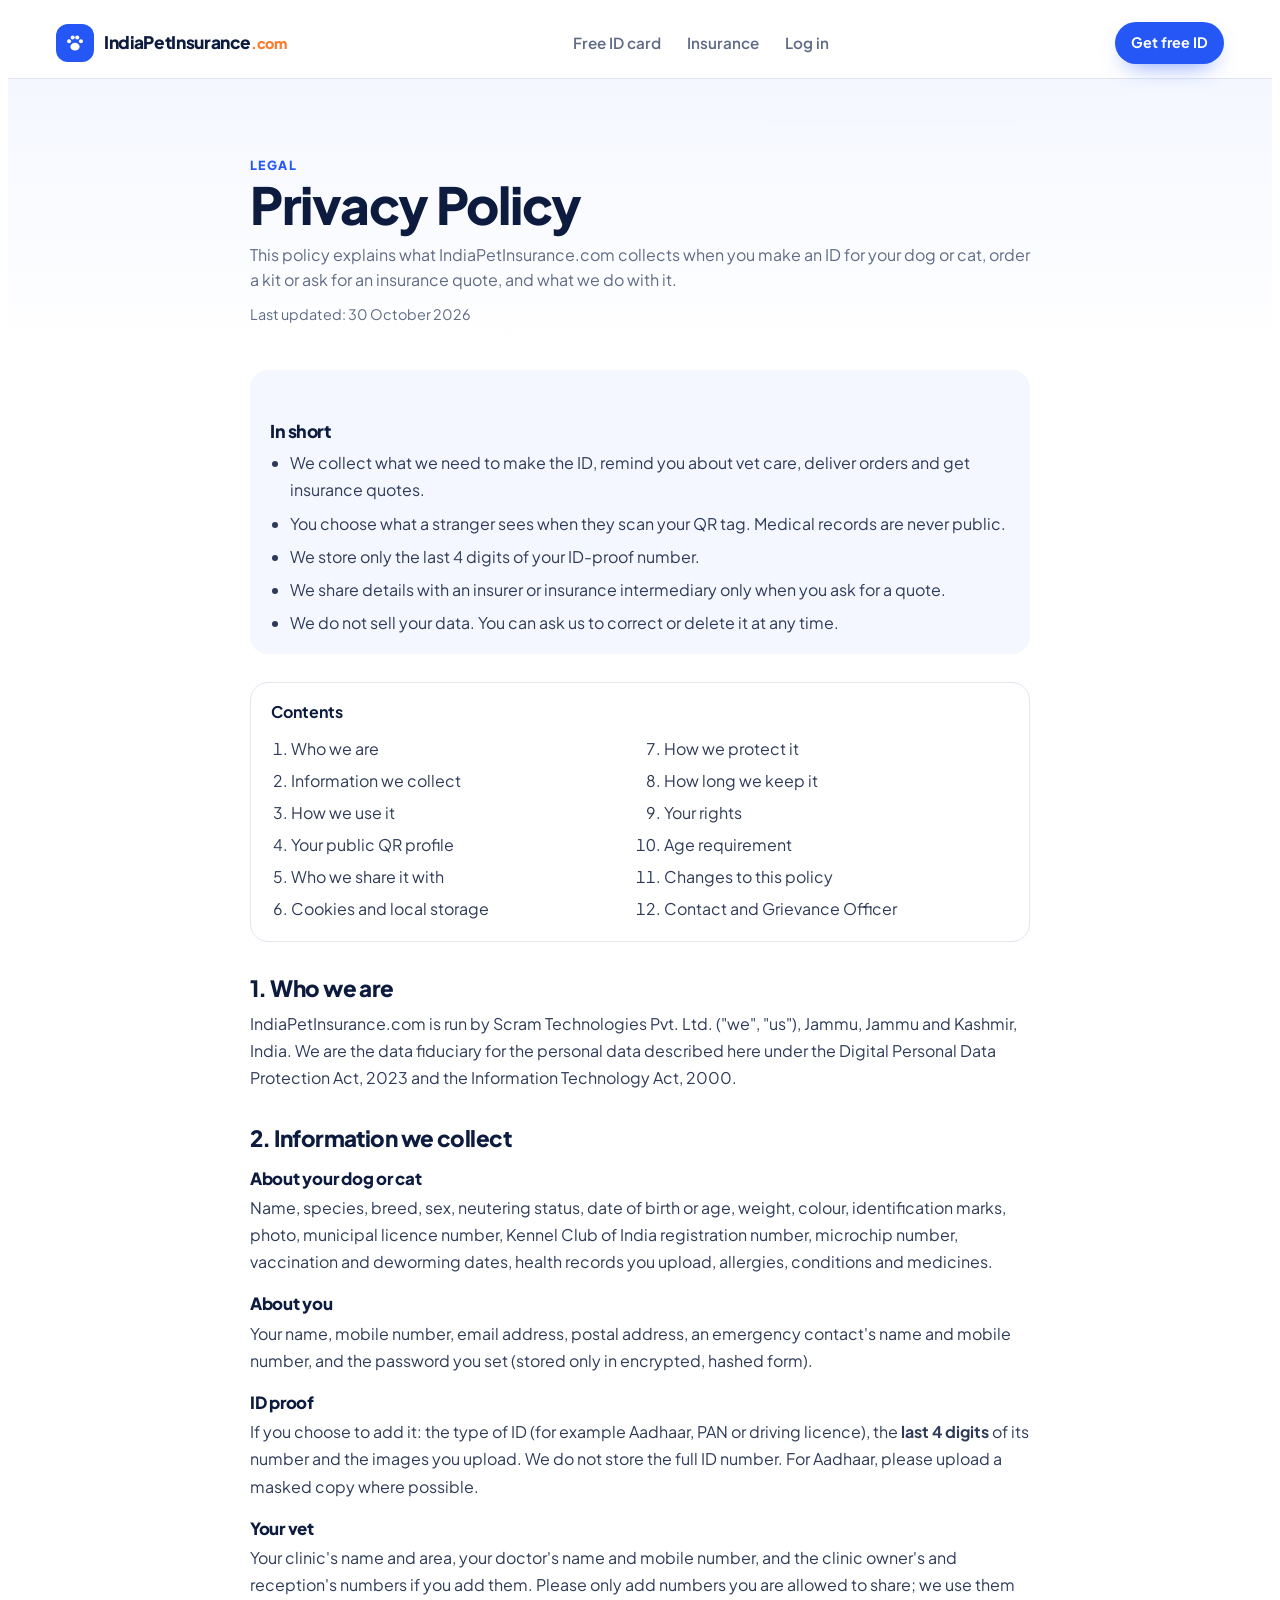
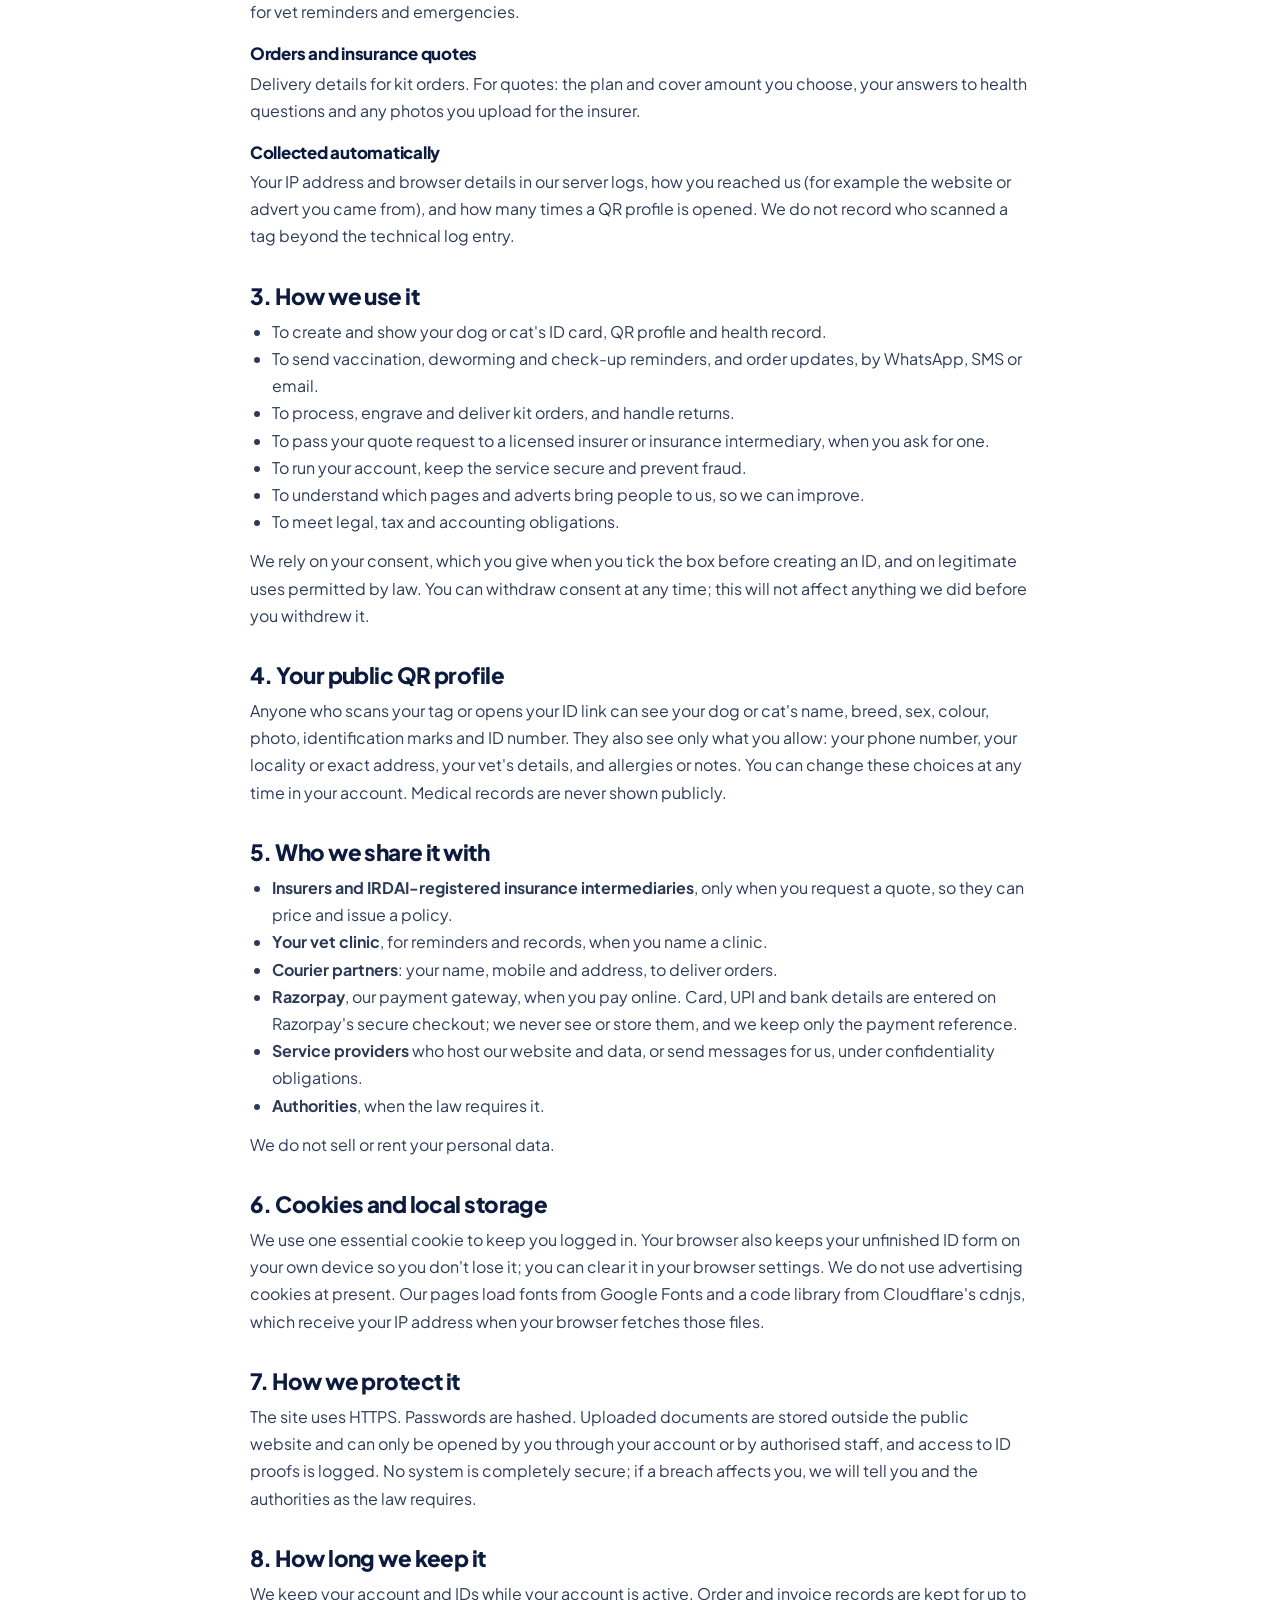
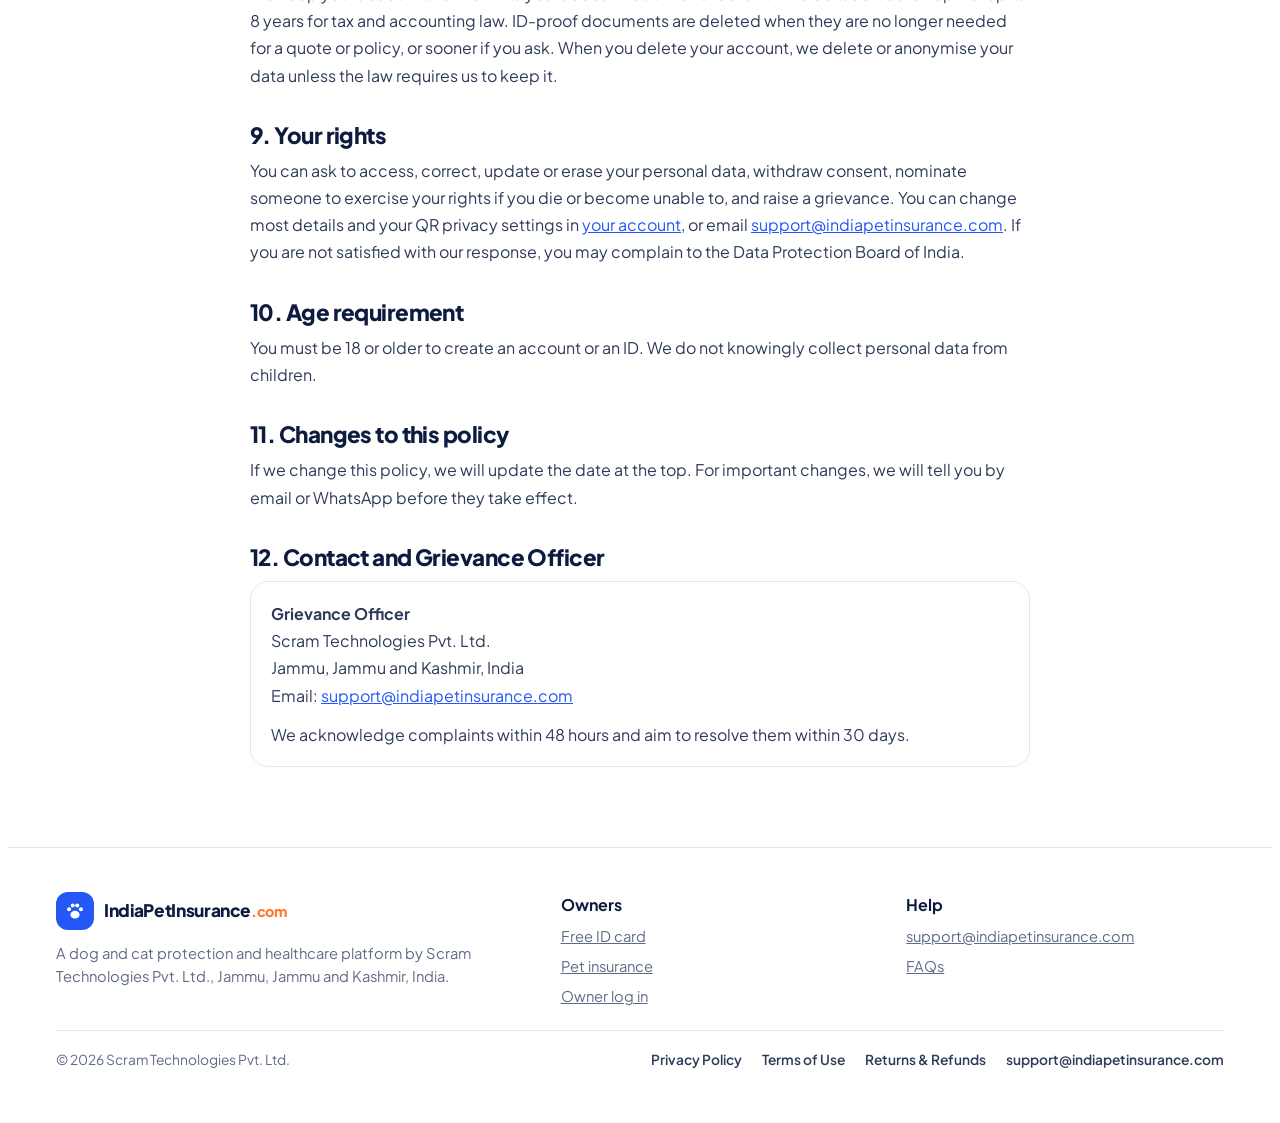
<file: privacy-policy/index.html>
<!doctype html>
<html lang="en-IN">
<head>
<meta charset="utf-8">
<meta name="viewport" content="width=device-width, initial-scale=1, viewport-fit=cover">
<title>Privacy Policy | IndiaPetInsurance.com</title>
<meta name="description" content="How IndiaPetInsurance.com collects, uses, shares and protects information about you and your dog or cat.">
<meta name="robots" content="index, follow">
<link rel="canonical" href="https://indiapetinsurance.com/privacy-policy/">
<meta name="theme-color" content="#2457F5">
<link rel="icon" href="/assets/favicon.svg" type="image/svg+xml">
<link rel="icon" href="/assets/favicon-32.png" sizes="32x32" type="image/png">
<link rel="apple-touch-icon" href="/assets/apple-touch-icon.png">
<link rel="preconnect" href="https://fonts.googleapis.com">
<link rel="preconnect" href="https://fonts.gstatic.com" crossorigin>
<link rel="stylesheet" href="https://fonts.googleapis.com/css2?family=Plus+Jakarta+Sans:wght@400;500;600;700;800&display=swap">
<link rel="stylesheet" href="/assets/style.css?v=15">
</head>
<body style="padding-bottom:0">
<nav class="top" aria-label="Main">
  <div class="wrap">
    <a class="logo" href="/"><span class="mk"><svg width="22" height="22" viewBox="0 0 24 24" fill="#fff" aria-hidden="true"><ellipse cx="12" cy="16" rx="5" ry="4.2"/><circle cx="5.5" cy="10" r="2.2"/><circle cx="9.5" cy="6" r="2.2"/><circle cx="14.5" cy="6" r="2.2"/><circle cx="18.5" cy="10" r="2.2"/></svg></span><span>IndiaPetInsurance<small>.com</small></span></a>
    <div class="navlinks"><a href="/">Free ID card</a><a href="/insurance/">Insurance</a><a href="/account/">Log in</a></div>
    <a class="btn btn-blue btn-sm" href="/#make-id">Get free ID</a>
  </div>
</nav>
<header class="legal-hero"><div class="wrap" style="max-width:812px"><span class="eyebrow">Legal</span><h1>Privacy Policy</h1><p>This policy explains what IndiaPetInsurance.com collects when you make an ID for your dog or cat, order a kit or ask for an insurance quote, and what we do with it.</p><p class="small" style="font-size:.9rem">Last updated: 30 October 2026</p></div></header>
<main class="wrap"><article class="legal">
<div class="sum"><h2>In short</h2><ul><li>We collect what we need to make the ID, remind you about vet care, deliver orders and get insurance quotes.</li><li>You choose what a stranger sees when they scan your QR tag. Medical records are never public.</li><li>We store only the last 4 digits of your ID-proof number.</li><li>We share details with an insurer or insurance intermediary only when you ask for a quote.</li><li>We do not sell your data. You can ask us to correct or delete it at any time.</li></ul></div>
<nav class="toc" aria-label="Contents"><b>Contents</b><ol><li><a href="#who">Who we are</a></li><li><a href="#collect">Information we collect</a></li><li><a href="#use">How we use it</a></li><li><a href="#qr">Your public QR profile</a></li><li><a href="#share">Who we share it with</a></li><li><a href="#cookies">Cookies and local storage</a></li><li><a href="#security">How we protect it</a></li><li><a href="#retention">How long we keep it</a></li><li><a href="#rights">Your rights</a></li><li><a href="#children">Age requirement</a></li><li><a href="#changes">Changes to this policy</a></li><li><a href="#contact">Contact and Grievance Officer</a></li></ol></nav>
<h2 id="who">1. Who we are</h2><p>IndiaPetInsurance.com is run by Scram Technologies Pvt. Ltd. ("we", "us"), Jammu, Jammu and Kashmir, India. We are the data fiduciary for the personal data described here under the Digital Personal Data Protection Act, 2023 and the Information Technology Act, 2000.</p><h2 id="collect">2. Information we collect</h2>
   <h3>About your dog or cat</h3><p>Name, species, breed, sex, neutering status, date of birth or age, weight, colour, identification marks, photo, municipal licence number, Kennel Club of India registration number, microchip number, vaccination and deworming dates, health records you upload, allergies, conditions and medicines.</p>
   <h3>About you</h3><p>Your name, mobile number, email address, postal address, an emergency contact's name and mobile number, and the password you set (stored only in encrypted, hashed form).</p>
   <h3>ID proof</h3><p>If you choose to add it: the type of ID (for example Aadhaar, PAN or driving licence), the <b>last 4 digits</b> of its number and the images you upload. We do not store the full ID number. For Aadhaar, please upload a masked copy where possible.</p>
   <h3>Your vet</h3><p>Your clinic's name and area, your doctor's name and mobile number, and the clinic owner's and reception's numbers if you add them. Please only add numbers you are allowed to share; we use them for vet reminders and emergencies.</p>
   <h3>Orders and insurance quotes</h3><p>Delivery details for kit orders. For quotes: the plan and cover amount you choose, your answers to health questions and any photos you upload for the insurer.</p>
   <h3>Collected automatically</h3><p>Your IP address and browser details in our server logs, how you reached us (for example the website or advert you came from), and how many times a QR profile is opened. We do not record who scanned a tag beyond the technical log entry.</p><h2 id="use">3. How we use it</h2><ul><li>To create and show your dog or cat's ID card, QR profile and health record.</li><li>To send vaccination, deworming and check-up reminders, and order updates, by WhatsApp, SMS or email.</li><li>To process, engrave and deliver kit orders, and handle returns.</li><li>To pass your quote request to a licensed insurer or insurance intermediary, when you ask for one.</li><li>To run your account, keep the service secure and prevent fraud.</li><li>To understand which pages and adverts bring people to us, so we can improve.</li><li>To meet legal, tax and accounting obligations.</li></ul><p>We rely on your consent, which you give when you tick the box before creating an ID, and on legitimate uses permitted by law. You can withdraw consent at any time; this will not affect anything we did before you withdrew it.</p><h2 id="qr">4. Your public QR profile</h2><p>Anyone who scans your tag or opens your ID link can see your dog or cat's name, breed, sex, colour, photo, identification marks and ID number. They also see only what you allow: your phone number, your locality or exact address, your vet's details, and allergies or notes. You can change these choices at any time in your account. Medical records are never shown publicly.</p><h2 id="share">5. Who we share it with</h2><ul><li><b>Insurers and IRDAI-registered insurance intermediaries</b>, only when you request a quote, so they can price and issue a policy.</li><li><b>Your vet clinic</b>, for reminders and records, when you name a clinic.</li><li><b>Courier partners</b>: your name, mobile and address, to deliver orders.</li><li><b>Razorpay</b>, our payment gateway, when you pay online. Card, UPI and bank details are entered on Razorpay's secure checkout; we never see or store them, and we keep only the payment reference.</li><li><b>Service providers</b> who host our website and data, or send messages for us, under confidentiality obligations.</li><li><b>Authorities</b>, when the law requires it.</li></ul><p>We do not sell or rent your personal data.</p><h2 id="cookies">6. Cookies and local storage</h2><p>We use one essential cookie to keep you logged in. Your browser also keeps your unfinished ID form on your own device so you don't lose it; you can clear it in your browser settings. We do not use advertising cookies at present. Our pages load fonts from Google Fonts and a code library from Cloudflare's cdnjs, which receive your IP address when your browser fetches those files.</p><h2 id="security">7. How we protect it</h2><p>The site uses HTTPS. Passwords are hashed. Uploaded documents are stored outside the public website and can only be opened by you through your account or by authorised staff, and access to ID proofs is logged. No system is completely secure; if a breach affects you, we will tell you and the authorities as the law requires.</p><h2 id="retention">8. How long we keep it</h2><p>We keep your account and IDs while your account is active. Order and invoice records are kept for up to 8 years for tax and accounting law. ID-proof documents are deleted when they are no longer needed for a quote or policy, or sooner if you ask. When you delete your account, we delete or anonymise your data unless the law requires us to keep it.</p><h2 id="rights">9. Your rights</h2><p>You can ask to access, correct, update or erase your personal data, withdraw consent, nominate someone to exercise your rights if you die or become unable to, and raise a grievance. You can change most details and your QR privacy settings in <a href="/account/">your account</a>, or email <a href="mailto:support@indiapetinsurance.com">support@indiapetinsurance.com</a>. If you are not satisfied with our response, you may complain to the Data Protection Board of India.</p><h2 id="children">10. Age requirement</h2><p>You must be 18 or older to create an account or an ID. We do not knowingly collect personal data from children.</p><h2 id="changes">11. Changes to this policy</h2><p>If we change this policy, we will update the date at the top. For important changes, we will tell you by email or WhatsApp before they take effect.</p><h2 id="contact">12. Contact and Grievance Officer</h2><div class="contact"><p><b>Grievance Officer</b><br>Scram Technologies Pvt. Ltd.<br>Jammu, Jammu and Kashmir, India<br>Email: <a href="mailto:support@indiapetinsurance.com">support@indiapetinsurance.com</a></p><p style="margin:0">We acknowledge complaints within 48 hours and aim to resolve them within 30 days.</p></div>
</article></main>
<footer>
  <div class="wrap">
    <div class="foot">
      <div><a class="logo" href="/"><span class="mk"><svg width="22" height="22" viewBox="0 0 24 24" fill="#fff" aria-hidden="true"><ellipse cx="12" cy="16" rx="5" ry="4.2"/><circle cx="5.5" cy="10" r="2.2"/><circle cx="9.5" cy="6" r="2.2"/><circle cx="14.5" cy="6" r="2.2"/><circle cx="18.5" cy="10" r="2.2"/></svg></span><span>IndiaPetInsurance<small>.com</small></span></a><p style="margin-top:12px">A dog and cat protection and healthcare platform by Scram Technologies Pvt. Ltd., Jammu, Jammu and Kashmir, India.</p></div>
      <div><b>Owners</b><ul><li><a href="/">Free ID card</a></li><li><a href="/insurance/">Pet insurance</a></li><li><a href="/account/">Owner log in</a></li></ul></div>
      <div><b>Help</b><ul><li><a href="mailto:support@indiapetinsurance.com">support@indiapetinsurance.com</a></li><li><a href="/#faq">FAQs</a></li></ul></div>
    </div>
    <div class="legalbar"><span>© 2026 Scram Technologies Pvt. Ltd.</span><nav aria-label="Legal"><a href="/privacy-policy/">Privacy Policy</a><a href="/terms/">Terms of Use</a><a href="/refund-policy/">Returns &amp; Refunds</a><a href="mailto:support@indiapetinsurance.com">support@indiapetinsurance.com</a></nav></div>
  </div>
</footer>
</body>
</html>
</file>
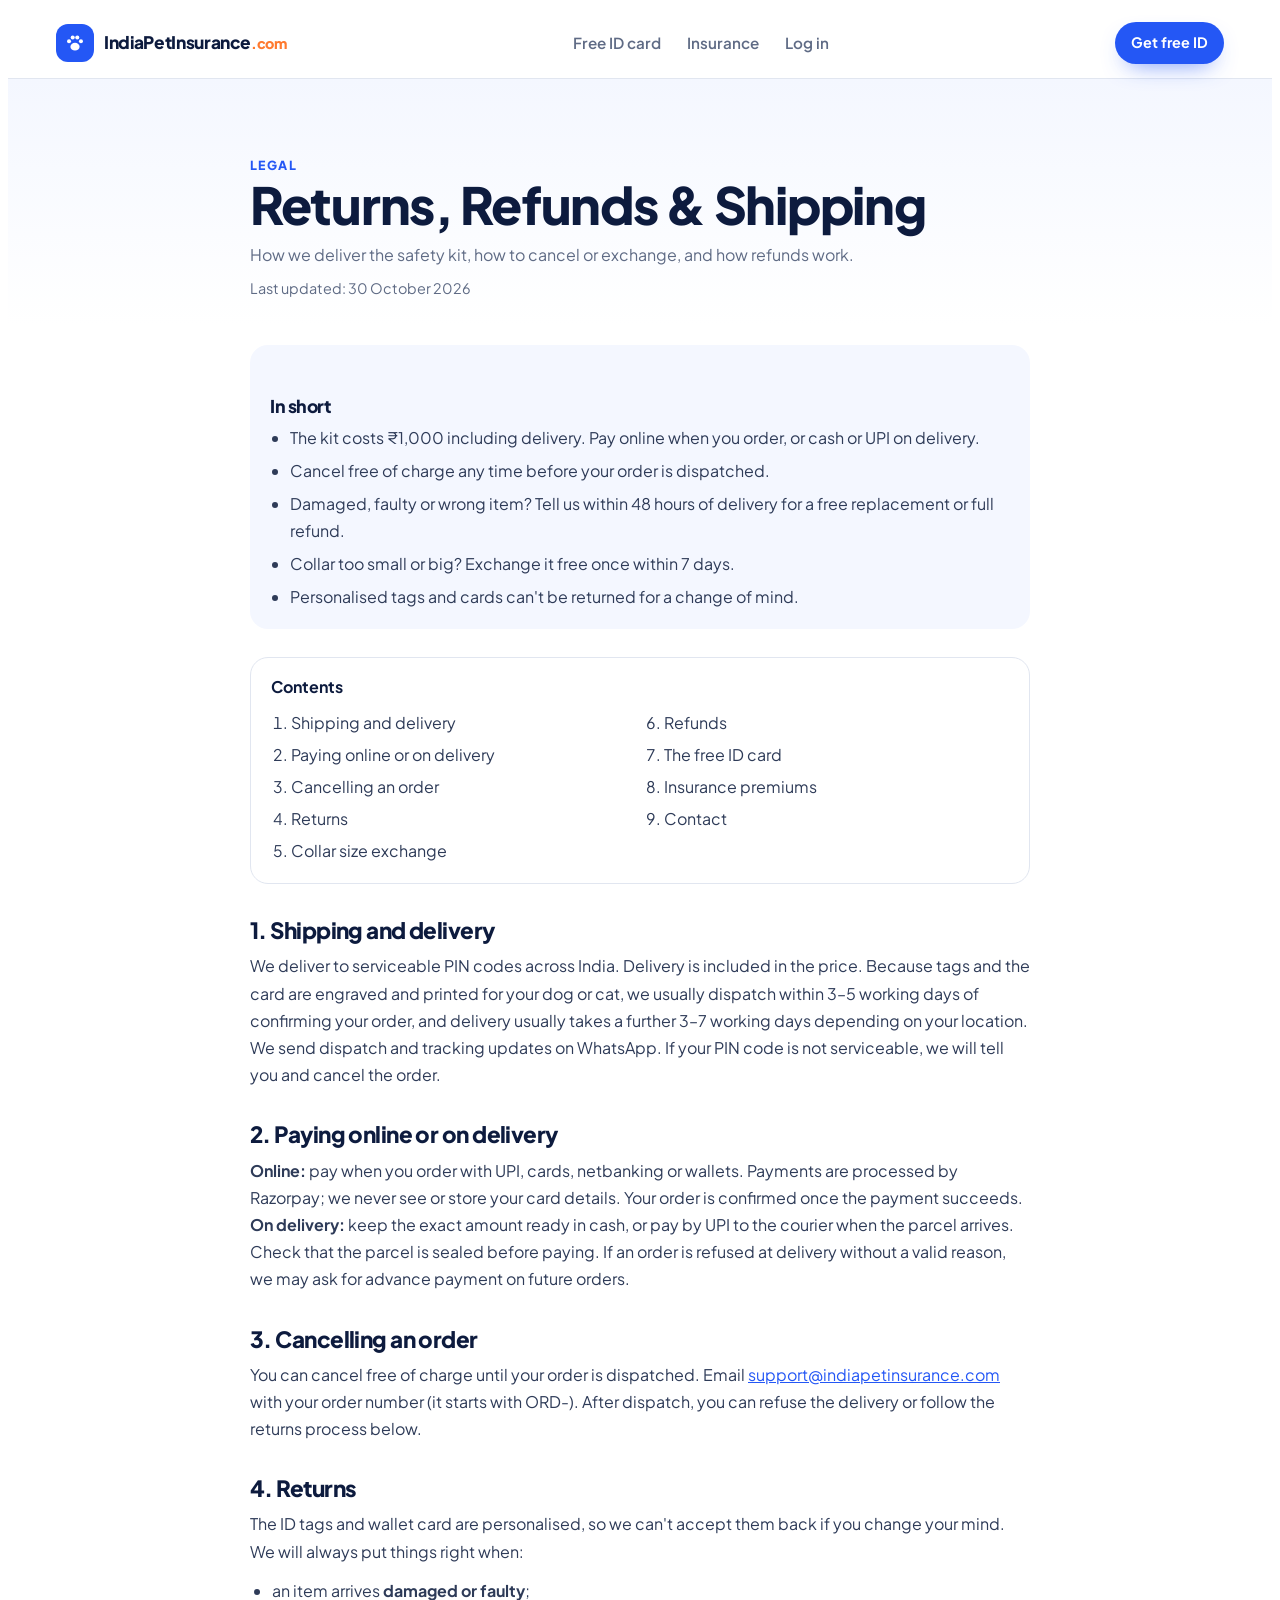
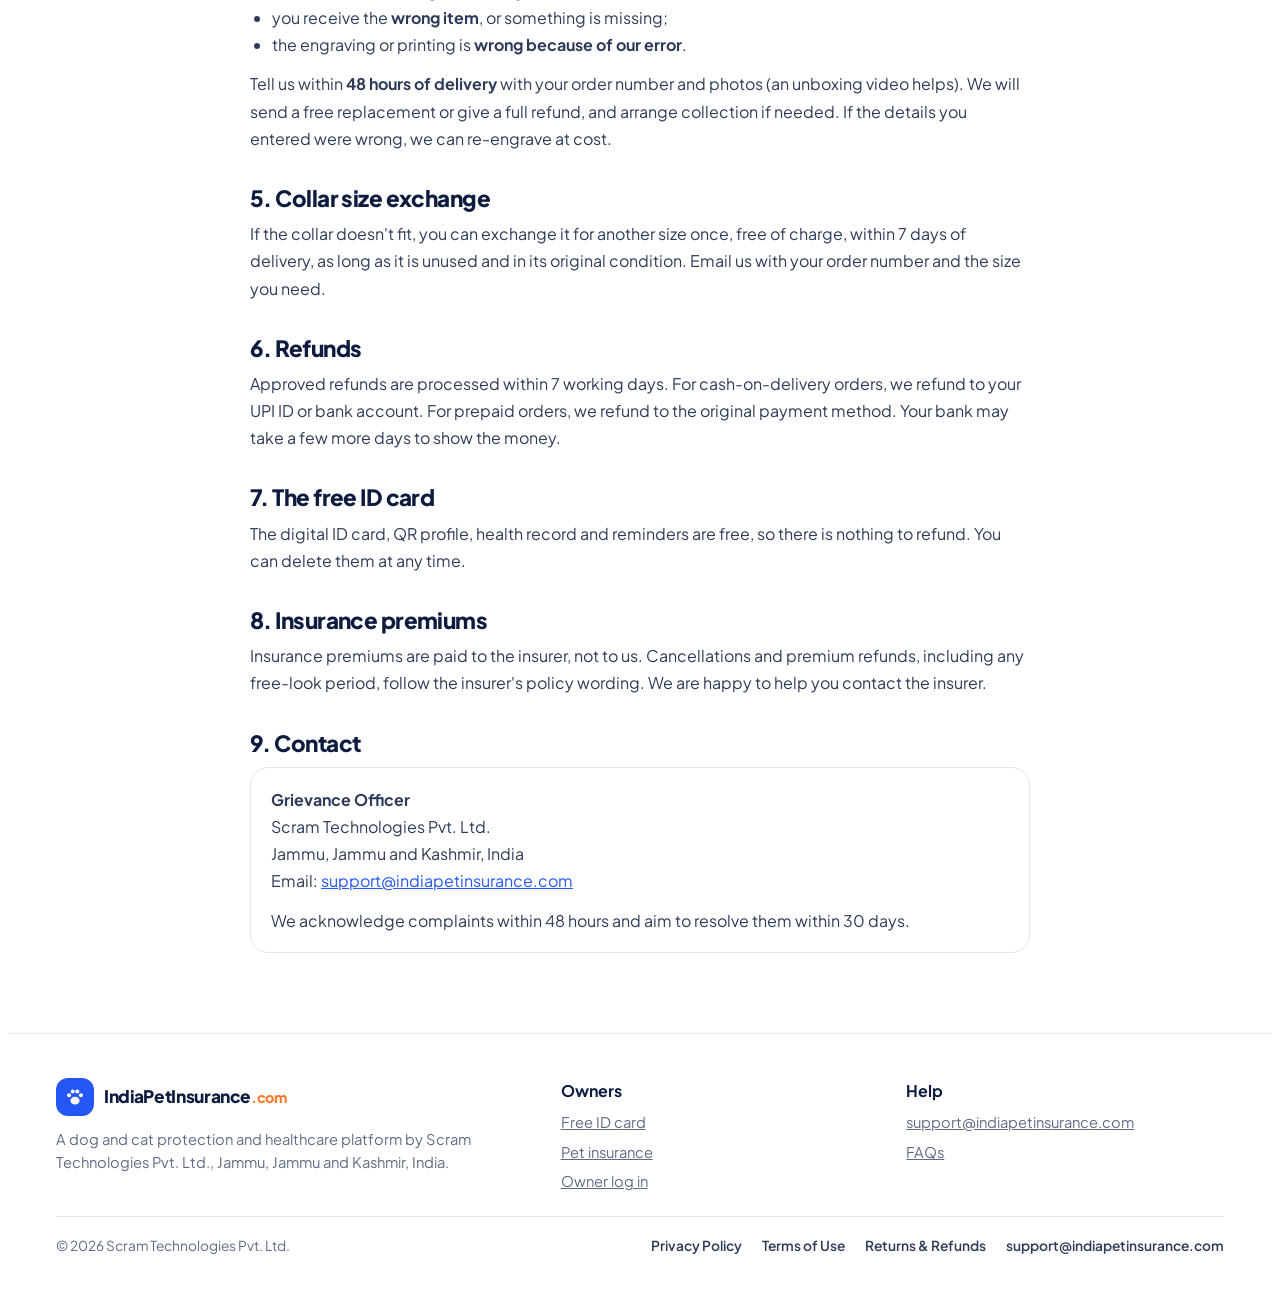
<file: refund-policy/index.html>
<!doctype html>
<html lang="en-IN">
<head>
<meta charset="utf-8">
<meta name="viewport" content="width=device-width, initial-scale=1, viewport-fit=cover">
<title>Returns, Refunds & Shipping Policy | IndiaPetInsurance.com</title>
<meta name="description" content="Shipping, cancellation, returns and refunds for the IndiaPetInsurance.com safety kit, and how insurance refunds work.">
<meta name="robots" content="index, follow">
<link rel="canonical" href="https://indiapetinsurance.com/refund-policy/">
<meta name="theme-color" content="#2457F5">
<link rel="icon" href="/assets/favicon.svg" type="image/svg+xml">
<link rel="icon" href="/assets/favicon-32.png" sizes="32x32" type="image/png">
<link rel="apple-touch-icon" href="/assets/apple-touch-icon.png">
<link rel="preconnect" href="https://fonts.googleapis.com">
<link rel="preconnect" href="https://fonts.gstatic.com" crossorigin>
<link rel="stylesheet" href="https://fonts.googleapis.com/css2?family=Plus+Jakarta+Sans:wght@400;500;600;700;800&display=swap">
<link rel="stylesheet" href="/assets/style.css?v=15">
</head>
<body style="padding-bottom:0">
<nav class="top" aria-label="Main">
  <div class="wrap">
    <a class="logo" href="/"><span class="mk"><svg width="22" height="22" viewBox="0 0 24 24" fill="#fff" aria-hidden="true"><ellipse cx="12" cy="16" rx="5" ry="4.2"/><circle cx="5.5" cy="10" r="2.2"/><circle cx="9.5" cy="6" r="2.2"/><circle cx="14.5" cy="6" r="2.2"/><circle cx="18.5" cy="10" r="2.2"/></svg></span><span>IndiaPetInsurance<small>.com</small></span></a>
    <div class="navlinks"><a href="/">Free ID card</a><a href="/insurance/">Insurance</a><a href="/account/">Log in</a></div>
    <a class="btn btn-blue btn-sm" href="/#make-id">Get free ID</a>
  </div>
</nav>
<header class="legal-hero"><div class="wrap" style="max-width:812px"><span class="eyebrow">Legal</span><h1>Returns, Refunds &amp; Shipping</h1><p>How we deliver the safety kit, how to cancel or exchange, and how refunds work.</p><p class="small" style="font-size:.9rem">Last updated: 30 October 2026</p></div></header>
<main class="wrap"><article class="legal">
<div class="sum"><h2>In short</h2><ul><li>The kit costs ₹1,000 including delivery. Pay online when you order, or cash or UPI on delivery.</li><li>Cancel free of charge any time before your order is dispatched.</li><li>Damaged, faulty or wrong item? Tell us within 48 hours of delivery for a free replacement or full refund.</li><li>Collar too small or big? Exchange it free once within 7 days.</li><li>Personalised tags and cards can't be returned for a change of mind.</li></ul></div>
<nav class="toc" aria-label="Contents"><b>Contents</b><ol><li><a href="#shipping">Shipping and delivery</a></li><li><a href="#cod">Paying online or on delivery</a></li><li><a href="#cancel">Cancelling an order</a></li><li><a href="#returns">Returns</a></li><li><a href="#exchange">Collar size exchange</a></li><li><a href="#refunds">Refunds</a></li><li><a href="#free">The free ID card</a></li><li><a href="#insurance">Insurance premiums</a></li><li><a href="#contact">Contact</a></li></ol></nav>
<h2 id="shipping">1. Shipping and delivery</h2><p>We deliver to serviceable PIN codes across India. Delivery is included in the price. Because tags and the card are engraved and printed for your dog or cat, we usually dispatch within 3–5 working days of confirming your order, and delivery usually takes a further 3–7 working days depending on your location. We send dispatch and tracking updates on WhatsApp. If your PIN code is not serviceable, we will tell you and cancel the order.</p><h2 id="cod">2. Paying online or on delivery</h2><p><b>Online:</b> pay when you order with UPI, cards, netbanking or wallets. Payments are processed by Razorpay; we never see or store your card details. Your order is confirmed once the payment succeeds. <b>On delivery:</b> keep the exact amount ready in cash, or pay by UPI to the courier when the parcel arrives. Check that the parcel is sealed before paying. If an order is refused at delivery without a valid reason, we may ask for advance payment on future orders.</p><h2 id="cancel">3. Cancelling an order</h2><p>You can cancel free of charge until your order is dispatched. Email <a href="mailto:support@indiapetinsurance.com">support@indiapetinsurance.com</a> with your order number (it starts with ORD-). After dispatch, you can refuse the delivery or follow the returns process below.</p><h2 id="returns">4. Returns</h2><p>The ID tags and wallet card are personalised, so we can't accept them back if you change your mind. We will always put things right when:</p><ul><li>an item arrives <b>damaged or faulty</b>;</li><li>you receive the <b>wrong item</b>, or something is missing;</li><li>the engraving or printing is <b>wrong because of our error</b>.</li></ul><p>Tell us within <b>48 hours of delivery</b> with your order number and photos (an unboxing video helps). We will send a free replacement or give a full refund, and arrange collection if needed. If the details you entered were wrong, we can re-engrave at cost.</p><h2 id="exchange">5. Collar size exchange</h2><p>If the collar doesn't fit, you can exchange it for another size once, free of charge, within 7 days of delivery, as long as it is unused and in its original condition. Email us with your order number and the size you need.</p><h2 id="refunds">6. Refunds</h2><p>Approved refunds are processed within 7 working days. For cash-on-delivery orders, we refund to your UPI ID or bank account. For prepaid orders, we refund to the original payment method. Your bank may take a few more days to show the money.</p><h2 id="free">7. The free ID card</h2><p>The digital ID card, QR profile, health record and reminders are free, so there is nothing to refund. You can delete them at any time.</p><h2 id="insurance">8. Insurance premiums</h2><p>Insurance premiums are paid to the insurer, not to us. Cancellations and premium refunds, including any free-look period, follow the insurer's policy wording. We are happy to help you contact the insurer.</p><h2 id="contact">9. Contact</h2><div class="contact"><p><b>Grievance Officer</b><br>Scram Technologies Pvt. Ltd.<br>Jammu, Jammu and Kashmir, India<br>Email: <a href="mailto:support@indiapetinsurance.com">support@indiapetinsurance.com</a></p><p style="margin:0">We acknowledge complaints within 48 hours and aim to resolve them within 30 days.</p></div>
</article></main>
<footer>
  <div class="wrap">
    <div class="foot">
      <div><a class="logo" href="/"><span class="mk"><svg width="22" height="22" viewBox="0 0 24 24" fill="#fff" aria-hidden="true"><ellipse cx="12" cy="16" rx="5" ry="4.2"/><circle cx="5.5" cy="10" r="2.2"/><circle cx="9.5" cy="6" r="2.2"/><circle cx="14.5" cy="6" r="2.2"/><circle cx="18.5" cy="10" r="2.2"/></svg></span><span>IndiaPetInsurance<small>.com</small></span></a><p style="margin-top:12px">A dog and cat protection and healthcare platform by Scram Technologies Pvt. Ltd., Jammu, Jammu and Kashmir, India.</p></div>
      <div><b>Owners</b><ul><li><a href="/">Free ID card</a></li><li><a href="/insurance/">Pet insurance</a></li><li><a href="/account/">Owner log in</a></li></ul></div>
      <div><b>Help</b><ul><li><a href="mailto:support@indiapetinsurance.com">support@indiapetinsurance.com</a></li><li><a href="/#faq">FAQs</a></li></ul></div>
    </div>
    <div class="legalbar"><span>© 2026 Scram Technologies Pvt. Ltd.</span><nav aria-label="Legal"><a href="/privacy-policy/">Privacy Policy</a><a href="/terms/">Terms of Use</a><a href="/refund-policy/">Returns &amp; Refunds</a><a href="mailto:support@indiapetinsurance.com">support@indiapetinsurance.com</a></nav></div>
  </div>
</footer>
</body>
</html>
</file>
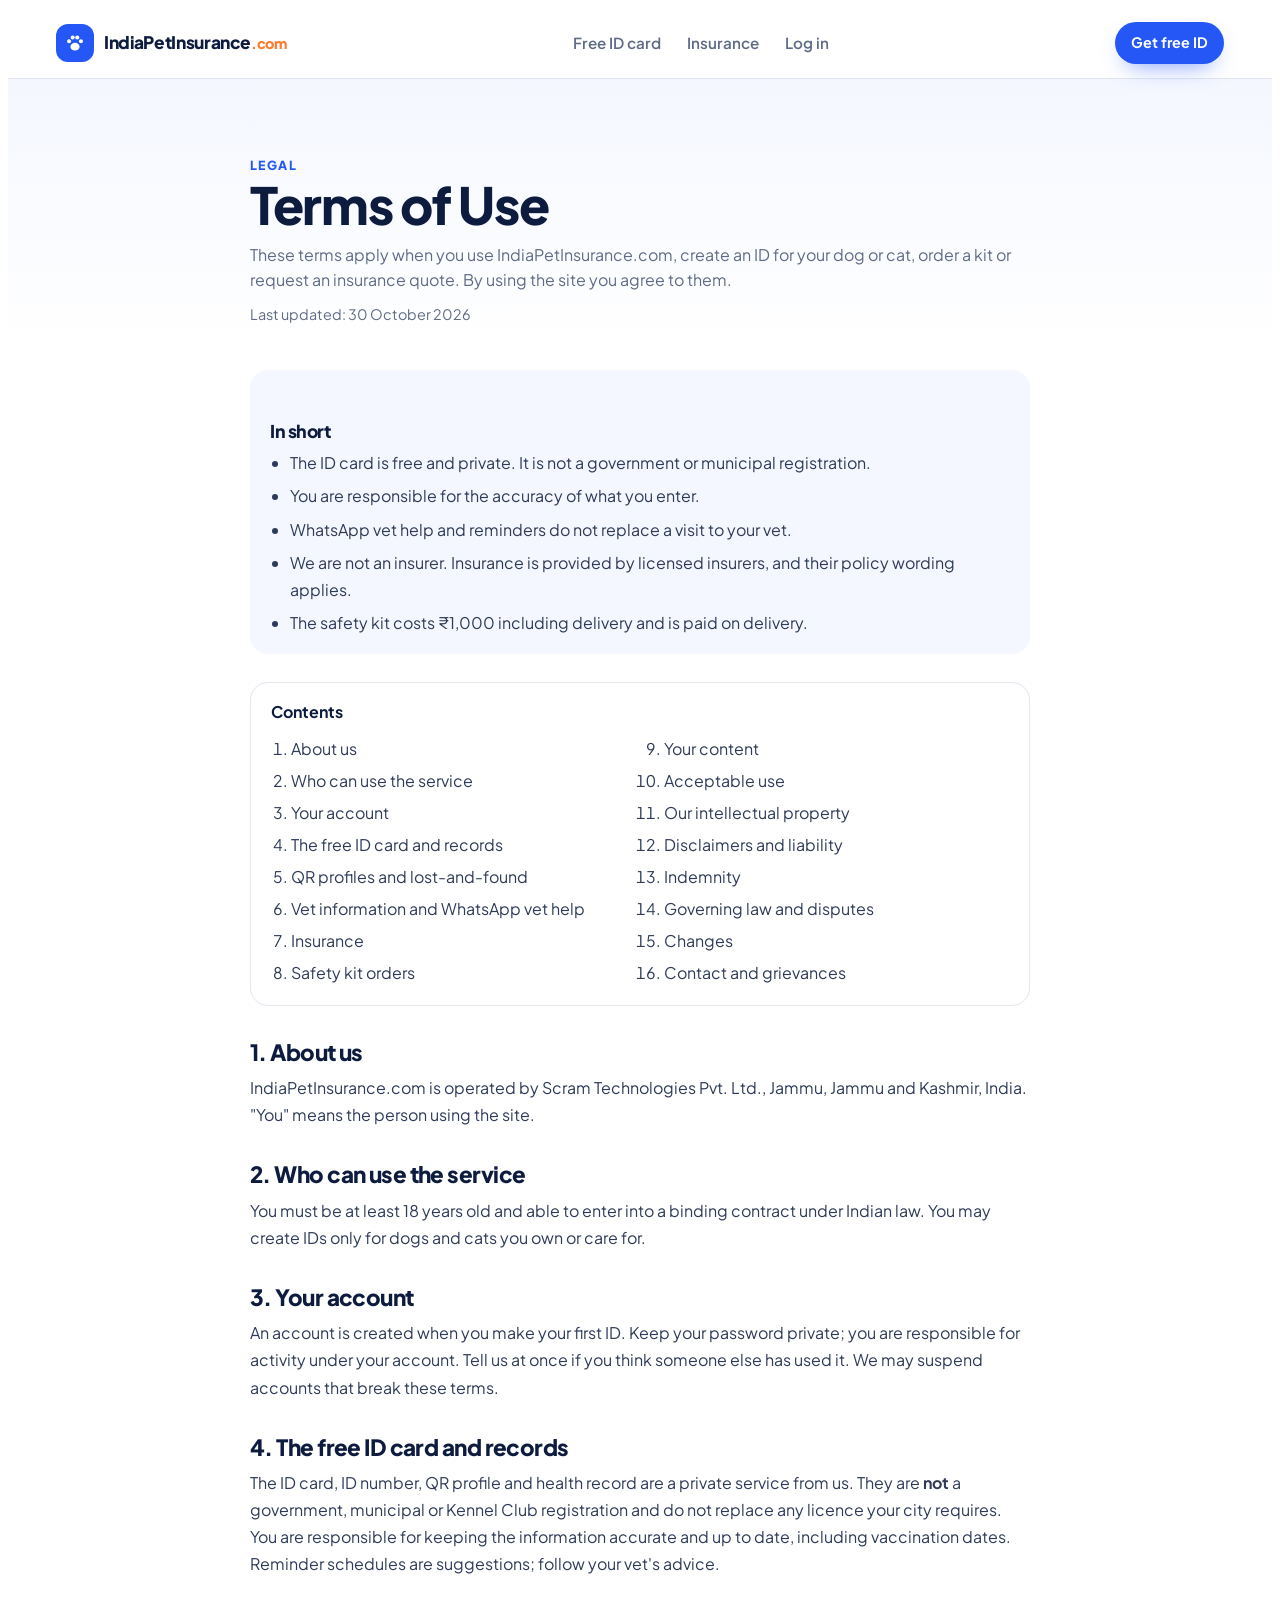
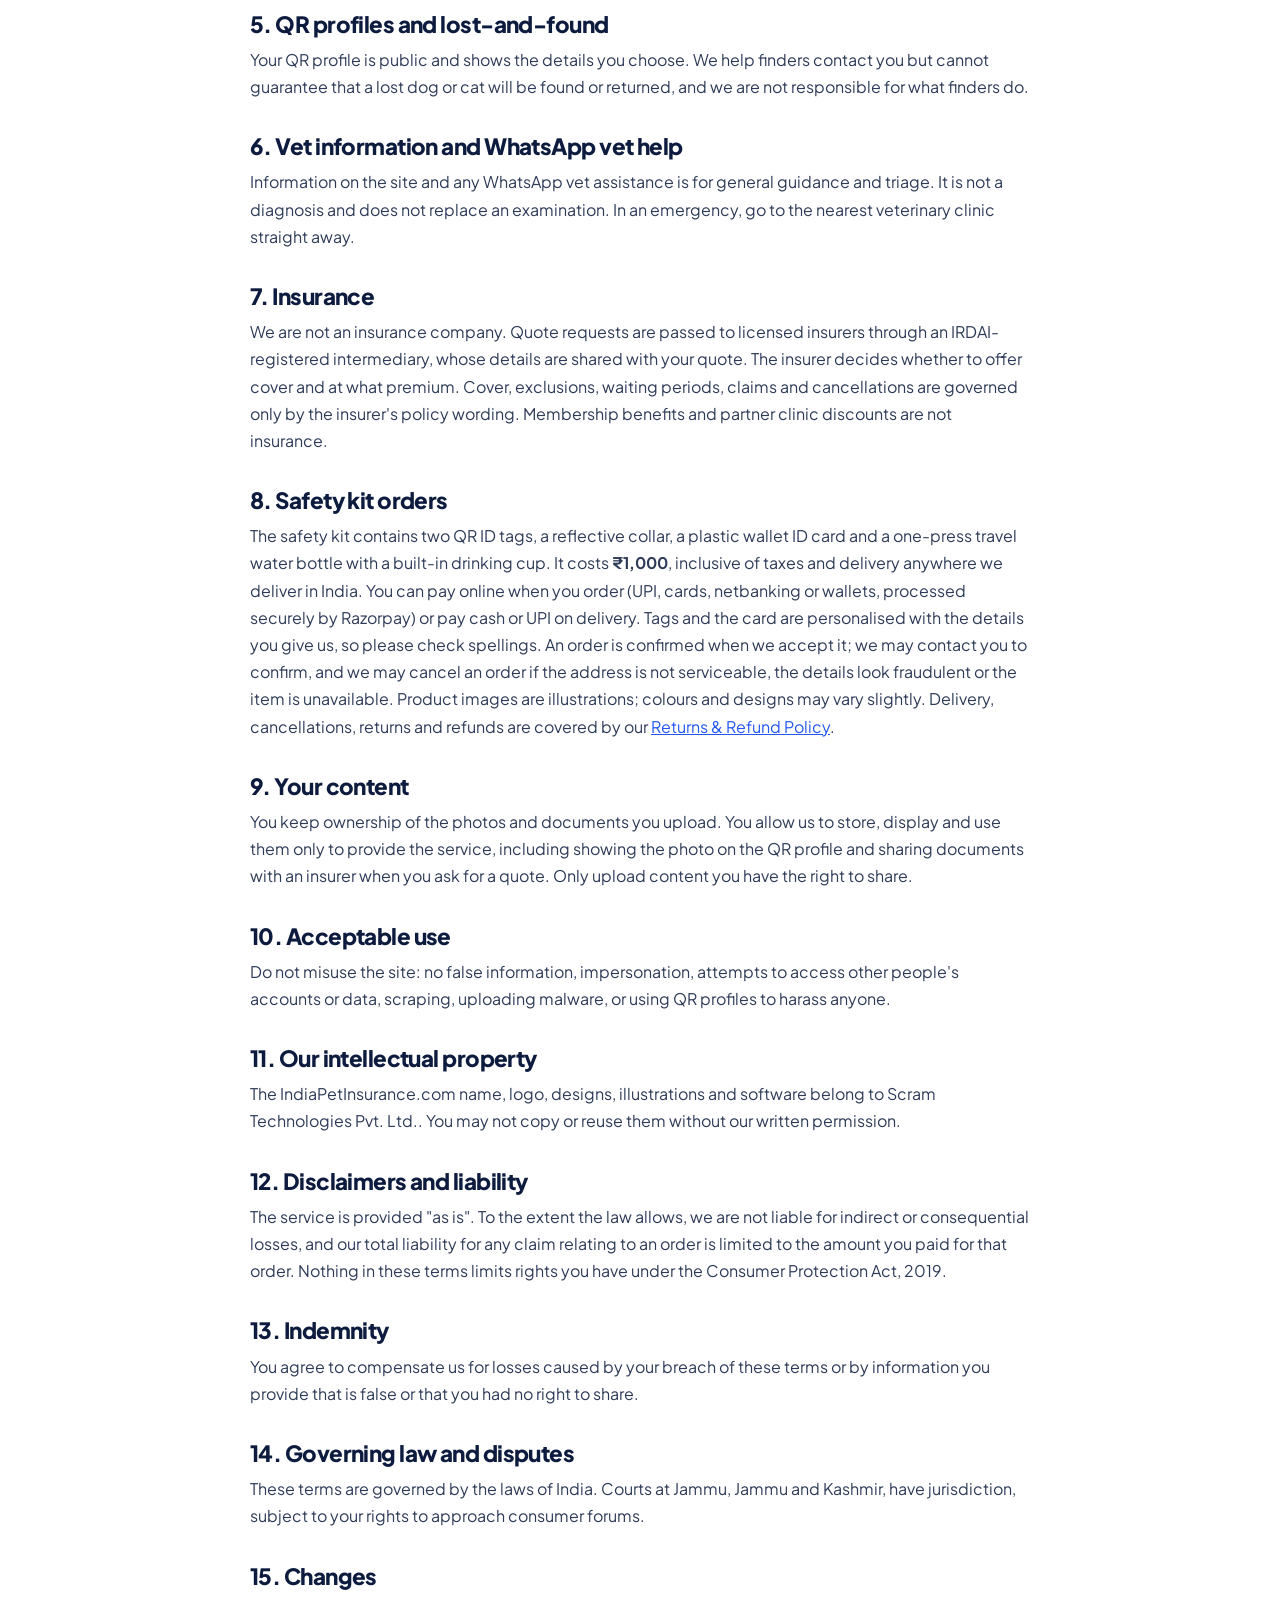
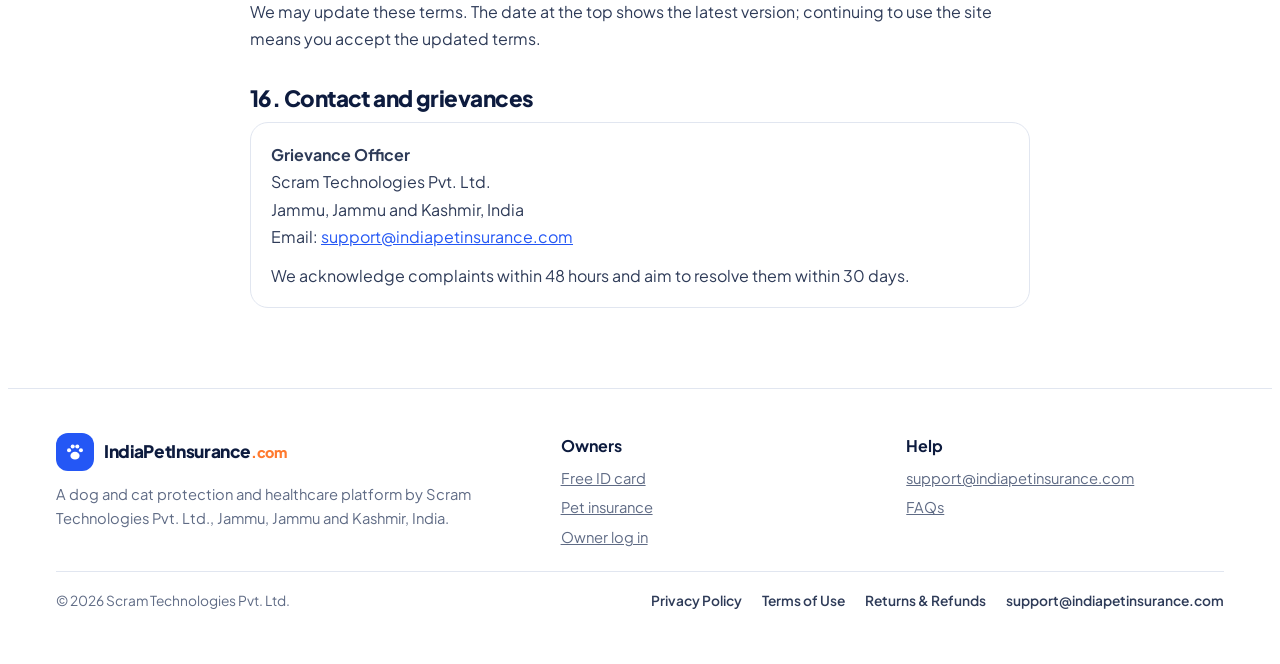
<file: terms/index.html>
<!doctype html>
<html lang="en-IN">
<head>
<meta charset="utf-8">
<meta name="viewport" content="width=device-width, initial-scale=1, viewport-fit=cover">
<title>Terms of Use | IndiaPetInsurance.com</title>
<meta name="description" content="The terms for using IndiaPetInsurance.com: free dog and cat ID cards, QR profiles, safety kit orders and insurance quotes.">
<meta name="robots" content="index, follow">
<link rel="canonical" href="https://indiapetinsurance.com/terms/">
<meta name="theme-color" content="#2457F5">
<link rel="icon" href="/assets/favicon.svg" type="image/svg+xml">
<link rel="icon" href="/assets/favicon-32.png" sizes="32x32" type="image/png">
<link rel="apple-touch-icon" href="/assets/apple-touch-icon.png">
<link rel="preconnect" href="https://fonts.googleapis.com">
<link rel="preconnect" href="https://fonts.gstatic.com" crossorigin>
<link rel="stylesheet" href="https://fonts.googleapis.com/css2?family=Plus+Jakarta+Sans:wght@400;500;600;700;800&display=swap">
<link rel="stylesheet" href="/assets/style.css?v=15">
</head>
<body style="padding-bottom:0">
<nav class="top" aria-label="Main">
  <div class="wrap">
    <a class="logo" href="/"><span class="mk"><svg width="22" height="22" viewBox="0 0 24 24" fill="#fff" aria-hidden="true"><ellipse cx="12" cy="16" rx="5" ry="4.2"/><circle cx="5.5" cy="10" r="2.2"/><circle cx="9.5" cy="6" r="2.2"/><circle cx="14.5" cy="6" r="2.2"/><circle cx="18.5" cy="10" r="2.2"/></svg></span><span>IndiaPetInsurance<small>.com</small></span></a>
    <div class="navlinks"><a href="/">Free ID card</a><a href="/insurance/">Insurance</a><a href="/account/">Log in</a></div>
    <a class="btn btn-blue btn-sm" href="/#make-id">Get free ID</a>
  </div>
</nav>
<header class="legal-hero"><div class="wrap" style="max-width:812px"><span class="eyebrow">Legal</span><h1>Terms of Use</h1><p>These terms apply when you use IndiaPetInsurance.com, create an ID for your dog or cat, order a kit or request an insurance quote. By using the site you agree to them.</p><p class="small" style="font-size:.9rem">Last updated: 30 October 2026</p></div></header>
<main class="wrap"><article class="legal">
<div class="sum"><h2>In short</h2><ul><li>The ID card is free and private. It is not a government or municipal registration.</li><li>You are responsible for the accuracy of what you enter.</li><li>WhatsApp vet help and reminders do not replace a visit to your vet.</li><li>We are not an insurer. Insurance is provided by licensed insurers, and their policy wording applies.</li><li>The safety kit costs ₹1,000 including delivery and is paid on delivery.</li></ul></div>
<nav class="toc" aria-label="Contents"><b>Contents</b><ol><li><a href="#about">About us</a></li><li><a href="#eligibility">Who can use the service</a></li><li><a href="#account">Your account</a></li><li><a href="#id">The free ID card and records</a></li><li><a href="#qr">QR profiles and lost-and-found</a></li><li><a href="#vet">Vet information and WhatsApp vet help</a></li><li><a href="#insurance">Insurance</a></li><li><a href="#orders">Safety kit orders</a></li><li><a href="#content">Your content</a></li><li><a href="#use">Acceptable use</a></li><li><a href="#ip">Our intellectual property</a></li><li><a href="#liability">Disclaimers and liability</a></li><li><a href="#indemnity">Indemnity</a></li><li><a href="#law">Governing law and disputes</a></li><li><a href="#changes">Changes</a></li><li><a href="#contact">Contact and grievances</a></li></ol></nav>
<h2 id="about">1. About us</h2><p>IndiaPetInsurance.com is operated by Scram Technologies Pvt. Ltd., Jammu, Jammu and Kashmir, India. "You" means the person using the site.</p><h2 id="eligibility">2. Who can use the service</h2><p>You must be at least 18 years old and able to enter into a binding contract under Indian law. You may create IDs only for dogs and cats you own or care for.</p><h2 id="account">3. Your account</h2><p>An account is created when you make your first ID. Keep your password private; you are responsible for activity under your account. Tell us at once if you think someone else has used it. We may suspend accounts that break these terms.</p><h2 id="id">4. The free ID card and records</h2><p>The ID card, ID number, QR profile and health record are a private service from us. They are <b>not</b> a government, municipal or Kennel Club registration and do not replace any licence your city requires. You are responsible for keeping the information accurate and up to date, including vaccination dates. Reminder schedules are suggestions; follow your vet's advice.</p><h2 id="qr">5. QR profiles and lost-and-found</h2><p>Your QR profile is public and shows the details you choose. We help finders contact you but cannot guarantee that a lost dog or cat will be found or returned, and we are not responsible for what finders do.</p><h2 id="vet">6. Vet information and WhatsApp vet help</h2><p>Information on the site and any WhatsApp vet assistance is for general guidance and triage. It is not a diagnosis and does not replace an examination. In an emergency, go to the nearest veterinary clinic straight away.</p><h2 id="insurance">7. Insurance</h2><p>We are not an insurance company. Quote requests are passed to licensed insurers through an IRDAI-registered intermediary, whose details are shared with your quote. The insurer decides whether to offer cover and at what premium. Cover, exclusions, waiting periods, claims and cancellations are governed only by the insurer's policy wording. Membership benefits and partner clinic discounts are not insurance.</p><h2 id="orders">8. Safety kit orders</h2><p>The safety kit contains two QR ID tags, a reflective collar, a plastic wallet ID card and a one-press travel water bottle with a built-in drinking cup. It costs <b>₹1,000</b>, inclusive of taxes and delivery anywhere we deliver in India. You can pay online when you order (UPI, cards, netbanking or wallets, processed securely by Razorpay) or pay cash or UPI on delivery. Tags and the card are personalised with the details you give us, so please check spellings. An order is confirmed when we accept it; we may contact you to confirm, and we may cancel an order if the address is not serviceable, the details look fraudulent or the item is unavailable. Product images are illustrations; colours and designs may vary slightly. Delivery, cancellations, returns and refunds are covered by our <a href="/refund-policy/">Returns &amp; Refund Policy</a>.</p><h2 id="content">9. Your content</h2><p>You keep ownership of the photos and documents you upload. You allow us to store, display and use them only to provide the service, including showing the photo on the QR profile and sharing documents with an insurer when you ask for a quote. Only upload content you have the right to share.</p><h2 id="use">10. Acceptable use</h2><p>Do not misuse the site: no false information, impersonation, attempts to access other people's accounts or data, scraping, uploading malware, or using QR profiles to harass anyone.</p><h2 id="ip">11. Our intellectual property</h2><p>The IndiaPetInsurance.com name, logo, designs, illustrations and software belong to Scram Technologies Pvt. Ltd.. You may not copy or reuse them without our written permission.</p><h2 id="liability">12. Disclaimers and liability</h2><p>The service is provided "as is". To the extent the law allows, we are not liable for indirect or consequential losses, and our total liability for any claim relating to an order is limited to the amount you paid for that order. Nothing in these terms limits rights you have under the Consumer Protection Act, 2019.</p><h2 id="indemnity">13. Indemnity</h2><p>You agree to compensate us for losses caused by your breach of these terms or by information you provide that is false or that you had no right to share.</p><h2 id="law">14. Governing law and disputes</h2><p>These terms are governed by the laws of India. Courts at Jammu, Jammu and Kashmir, have jurisdiction, subject to your rights to approach consumer forums.</p><h2 id="changes">15. Changes</h2><p>We may update these terms. The date at the top shows the latest version; continuing to use the site means you accept the updated terms.</p><h2 id="contact">16. Contact and grievances</h2><div class="contact"><p><b>Grievance Officer</b><br>Scram Technologies Pvt. Ltd.<br>Jammu, Jammu and Kashmir, India<br>Email: <a href="mailto:support@indiapetinsurance.com">support@indiapetinsurance.com</a></p><p style="margin:0">We acknowledge complaints within 48 hours and aim to resolve them within 30 days.</p></div>
</article></main>
<footer>
  <div class="wrap">
    <div class="foot">
      <div><a class="logo" href="/"><span class="mk"><svg width="22" height="22" viewBox="0 0 24 24" fill="#fff" aria-hidden="true"><ellipse cx="12" cy="16" rx="5" ry="4.2"/><circle cx="5.5" cy="10" r="2.2"/><circle cx="9.5" cy="6" r="2.2"/><circle cx="14.5" cy="6" r="2.2"/><circle cx="18.5" cy="10" r="2.2"/></svg></span><span>IndiaPetInsurance<small>.com</small></span></a><p style="margin-top:12px">A dog and cat protection and healthcare platform by Scram Technologies Pvt. Ltd., Jammu, Jammu and Kashmir, India.</p></div>
      <div><b>Owners</b><ul><li><a href="/">Free ID card</a></li><li><a href="/insurance/">Pet insurance</a></li><li><a href="/account/">Owner log in</a></li></ul></div>
      <div><b>Help</b><ul><li><a href="mailto:support@indiapetinsurance.com">support@indiapetinsurance.com</a></li><li><a href="/#faq">FAQs</a></li></ul></div>
    </div>
    <div class="legalbar"><span>© 2026 Scram Technologies Pvt. Ltd.</span><nav aria-label="Legal"><a href="/privacy-policy/">Privacy Policy</a><a href="/terms/">Terms of Use</a><a href="/refund-policy/">Returns &amp; Refunds</a><a href="mailto:support@indiapetinsurance.com">support@indiapetinsurance.com</a></nav></div>
  </div>
</footer>
</body>
</html>
</file>
<file: assets/style.css>
/* Layout: clean trust-first landing (white + deep navy + one saffron accent), a full-screen ID builder that asks one thing at a time while the ID card fills in live, then card download / print order / insurance quote. Dog and cat walk along a navy lane at the bottom on the landing page. */
:root{
  color-scheme:light;
  --bg:#FFFFFF; --tint:#F4F7FF; --tint-2:#EAF0FF; --ink:#0D1B3E; --ink-2:#2E3B58; --muted:#5F6B85; --line:#E1E6F0;
  --blue:#2457F5; --blue-d:#1739B0; --navy:#0D1B3E;
  --saffron:#FF7A2F; --saffron-soft:#FFF0E6; --green:#0E9F58; --green-soft:#E2F6EB; --red:#D9363E; --red-soft:#FDECEC;
  --font:"Plus Jakarta Sans", "Segoe UI", system-ui, -apple-system, sans-serif;
  --mono:"JetBrains Mono", ui-monospace, Menlo, monospace;
  --hindi:"Hind", "Plus Jakarta Sans", sans-serif;
  --r:20px; --lane:96px;
  --shadow:0 24px 50px -28px rgba(13,27,62,.35); --shadow-s:0 8px 24px -14px rgba(13,27,62,.3);
  --dog-fur:#E2A04B; --dog-hi:#F7CF8C; --dog-shade:#B97526; --dog-ear:#9A5A1E;
  --cat-fur:#A3ABB5; --cat-hi:#D3D8DE; --cat-shade:#6F7885; --cat-stripe:#5D6570; --cat-chest:#F7F3EC;
}
@media (max-width:640px){:root{--lane:80px}}
html{-webkit-text-size-adjust:100%;text-size-adjust:100%}
*{box-sizing:border-box}
[hidden]{display:none!important}
html{scroll-behavior:smooth}
body{background:var(--bg);color:var(--ink);font-family:var(--font);font-size:16px;line-height:1.6;-webkit-font-smoothing:antialiased;overflow-x:hidden;padding-bottom:calc(var(--lane) + env(safe-area-inset-bottom,0px))}
body.wiz-open{overflow:hidden}
body::before{content:"";position:fixed;inset:0 0 auto;height:env(safe-area-inset-top,0px);z-index:90;background:var(--bg)}
h1,h2,h3,h4{margin:0;line-height:1.08;letter-spacing:-.025em;text-wrap:balance;font-weight:800}
h2{font-size:clamp(2rem,4.6vw,3.3rem)}
h3{font-size:1.3rem;letter-spacing:-.015em}
p{margin:0}
a{color:inherit}
button,input,select,textarea{font:inherit;color:inherit}
:focus-visible{outline:3px solid var(--saffron);outline-offset:2px;border-radius:8px}
.wrap{max-width:1200px;margin:0 auto;padding-left:max(16px,env(safe-area-inset-left,0px));padding-right:max(16px,env(safe-area-inset-right,0px))}
section{padding-block:clamp(64px,9vw,120px);position:relative}
.eyebrow{font-size:.78rem;font-weight:800;letter-spacing:.12em;text-transform:uppercase;color:var(--blue)}
.lede{color:var(--muted);font-size:1.12rem;max-width:58ch}
.sec-head{display:grid;gap:14px;max-width:760px;margin-bottom:44px}
.sec-head.c{margin-inline:auto;text-align:center;justify-items:center}
.hi{color:var(--blue)}
.btn{display:inline-flex;align-items:center;justify-content:center;gap:10px;border:0;cursor:pointer;border-radius:999px;padding:14px 24px;font-weight:700;text-decoration:none;transition:transform .18s,background .2s,box-shadow .2s;white-space:nowrap}
.btn:hover{transform:translateY(-2px)}
.btn:active{transform:translateY(0)}
.btn-blue{background:var(--blue);color:#fff;box-shadow:0 10px 24px -12px rgba(36,87,245,.8)}
.btn-blue:hover{background:var(--blue-d)}
.btn-saffron{background:var(--saffron);color:#fff;box-shadow:0 10px 24px -12px rgba(255,122,47,.9)}
.btn-ghost{background:#fff;border:1.5px solid var(--line);color:var(--ink)}
.btn-ghost:hover{border-color:var(--ink)}
.btn-dark{background:var(--navy);color:#fff}
.btn[disabled]{opacity:.45;pointer-events:none}
.btn-sm{padding:9px 16px;font-size:.9rem}
.chip{display:inline-flex;align-items:center;gap:8px;font-size:.82rem;font-weight:700;padding:6px 12px;border-radius:999px;background:var(--tint);color:var(--ink-2)}
.chip .dot{width:8px;height:8px;border-radius:50%;background:var(--green)}

/* proto + nav */
.proto{background:var(--navy);color:#DCE4FF;font-size:.8rem;text-align:center;padding:7px 16px}
.proto b{color:#FFB98F}
nav.top{position:sticky;top:env(safe-area-inset-top,0px);z-index:60;background:rgba(255,255,255,.92);-webkit-backdrop-filter:blur(12px);backdrop-filter:blur(12px);border-bottom:1px solid var(--line)}
nav.top .wrap{display:flex;align-items:center;justify-content:space-between;gap:12px;height:70px}
.logo{display:flex;align-items:center;gap:10px;text-decoration:none;font-weight:800;font-size:1.08rem;letter-spacing:-.02em;min-width:0}
.logo .mk{flex:none;width:38px;height:38px;border-radius:12px;background:var(--blue);display:grid;place-items:center}
.logo span small{color:var(--saffron)}
.navlinks{display:flex;gap:26px;font-weight:600;font-size:.95rem}
.navlinks a{text-decoration:none;color:var(--muted)}
.navlinks a:hover{color:var(--ink)}
.navright{display:flex;align-items:center;gap:14px}
.navlogin{font-weight:700;text-decoration:none;color:var(--ink-2);font-size:.95rem}
.navlogin:hover{color:var(--blue)}
.h1sub{display:block;font-size:.46em;letter-spacing:-.02em;color:var(--ink-2);margin-top:12px;font-weight:700;white-space:nowrap}
@media (max-width:420px){.navlogin{font-size:.85rem}}
.navins{display:none}
@media (max-width:980px){.navins{display:inline}}
@media (max-width:360px){.navins{display:none}}
@media (max-width:560px){.hero .lede{font-size:1rem}.start .btn{padding:14px 20px;font-size:.98rem}.assure{display:none}}
@media (max-width:980px){.navlinks{display:none}}
@media (max-width:420px){.logo{font-size:.95rem}.logo .mk{width:34px;height:34px}nav.top .btn{padding:10px 14px;font-size:.85rem}}

/* HERO */
.hero{padding-block:clamp(18px,3.4vw,52px) clamp(56px,7vw,100px);background:linear-gradient(180deg,var(--tint) 0%,#fff 100%)}
.hero-grid{display:grid;grid-template-columns:1.05fr .95fr;gap:clamp(24px,4vw,56px);align-items:center}
@media (max-width:920px){.hero-grid{grid-template-columns:1fr}}
.hindi{font-family:var(--hindi);font-weight:600;color:var(--saffron);font-size:1.05rem}
.hero h1{font-size:clamp(2.5rem,5.4vw,4.4rem);letter-spacing:-.04em;margin-top:10px;line-height:1.02}
.rot{display:inline-block;color:var(--blue);position:relative;min-width:3ch}
.rot span{display:inline-block;animation:rotin .5s cubic-bezier(.2,.9,.3,1.3)}
@keyframes rotin{from{transform:translateY(40%);opacity:0}to{transform:none;opacity:1}}
.hero .lede{margin-top:16px}
.inslink{display:inline-block;margin-top:14px;font-size:.95rem;color:var(--ink-2);text-decoration:none}
.inslink b{color:var(--blue)}
.inslink:hover b{text-decoration:underline}
.start{display:flex;gap:12px;flex-wrap:wrap;margin-top:24px}
.start .btn{padding:16px 26px;font-size:1.02rem}
.start .btn svg{width:22px;height:22px}
.assure{display:flex;gap:18px;flex-wrap:wrap;margin-top:18px;color:var(--muted);font-weight:600;font-size:.9rem}
.assure span{display:inline-flex;gap:7px;align-items:center}
.assure svg{color:var(--green)}
.hero-vis{position:relative;display:grid;justify-items:center;gap:0;min-width:0}
.hero-card{width:min(400px,92%);transform:rotate(-6deg) translateY(10px);animation:floaty 6s ease-in-out infinite}
@keyframes floaty{50%{transform:rotate(-4deg) translateY(-4px)}}
.spot{position:relative;width:min(520px,100%);aspect-ratio:560/280;margin-top:-6px}
.say{position:absolute;font-weight:800;font-size:1rem;background:#fff;border:2px solid var(--ink);border-radius:14px;padding:4px 12px;box-shadow:3px 3px 0 var(--ink);z-index:56;white-space:nowrap}
.say::after{content:"";position:absolute;bottom:-8px;left:18px;width:12px;height:12px;background:#fff;border-right:2px solid var(--ink);border-bottom:2px solid var(--ink);transform:rotate(45deg)}
.say.dog{left:-2%;top:6%;transform:rotate(-5deg)}
.say.cat{right:-2%;top:12%;transform:rotate(5deg)}
.say.cat::after{left:auto;right:22px}
.say.pop{animation:popsay .5s cubic-bezier(.2,1.6,.4,1)}
@keyframes popsay{from{scale:.6}}

/* ID CARD (scales with its own width) */
.idc-wrap{container-type:inline-size;width:100%;--cq:1cqw}
@supports not (width:1cqw){.idc-wrap{--cq:4px}}
.idc{position:relative;width:100%;aspect-ratio:1.586;line-height:1.2;border-radius:calc(var(--cq) * 5.5);overflow:hidden;color:#fff;background:radial-gradient(120% 140% at 0% 0%,#2B5BFF 0%,#1739B0 45%,#0D1B3E 100%);box-shadow:0 30px 50px -26px rgba(13,27,62,.75);font-family:var(--font)}
.idc::before{content:"";position:absolute;inset:0;background:repeating-radial-gradient(circle at 115% 120%,rgba(255,255,255,.06) 0 1px,transparent 1px 9px);pointer-events:none}
.idc .holo{position:absolute;inset:0;background:linear-gradient(115deg,transparent 30%,rgba(255,255,255,.22) 45%,rgba(255,190,140,.18) 50%,transparent 62%);background-size:250% 100%;animation:holo 4.5s ease-in-out infinite;pointer-events:none;mix-blend-mode:screen}
@keyframes holo{0%{background-position:120% 0}60%,100%{background-position:-60% 0}}
.idc .band{position:absolute;left:0;right:0;bottom:0;height:calc(var(--cq) * 2.2);background:linear-gradient(90deg,var(--saffron),#FFB37E)}
.idc .top{position:absolute;left:calc(var(--cq) * 5.5);right:calc(var(--cq) * 5.5);top:calc(var(--cq) * 4.6);display:flex;justify-content:space-between;align-items:center}
.idc .brand{display:flex;align-items:center;gap:calc(var(--cq) * 1.6);font-weight:800;font-size:calc(var(--cq) * 3.3);letter-spacing:-.02em}
.idc .brand i{width:calc(var(--cq) * 6);height:calc(var(--cq) * 6);border-radius:calc(var(--cq) * 1.6);background:#fff;display:grid;place-items:center}
.idc .brand i svg{width:calc(var(--cq) * 4);height:calc(var(--cq) * 4)}
.idc .kind{font-size:calc(var(--cq) * 2.3);font-weight:800;letter-spacing:.14em;text-transform:uppercase;background:rgba(255,255,255,.14);padding:calc(var(--cq) * .8) calc(var(--cq) * 2);border-radius:99px}
.idc .photo{position:absolute;left:calc(var(--cq) * 5.5);top:calc(var(--cq) * 15);width:calc(var(--cq) * 27);height:calc(var(--cq) * 33);border-radius:calc(var(--cq) * 3.4);background:linear-gradient(160deg,#FFE7D3,#FFC9A3);overflow:hidden;display:grid;place-items:end center;border:calc(var(--cq) * .6) solid rgba(255,255,255,.9)}
.idc .photo img{width:100%;height:100%;object-fit:cover}
.idc .photo svg{width:135%;margin-bottom:-calc(var(--cq) * 2)}
.idc .info{position:absolute;left:calc(var(--cq) * 37);right:calc(var(--cq) * 5.5);top:calc(var(--cq) * 15);display:grid;gap:calc(var(--cq) * 1.4)}
.idc .nm{font-size:calc(var(--cq) * 7.4);font-weight:800;letter-spacing:-.03em;line-height:1;white-space:nowrap;overflow:hidden;text-overflow:ellipsis}
.idc .lbl{font-size:calc(var(--cq) * 1.9);font-weight:700;letter-spacing:.12em;text-transform:uppercase;opacity:.65}
.idc .val{font-size:calc(var(--cq) * 3.1);font-weight:700;white-space:nowrap;overflow:hidden;text-overflow:ellipsis}
.idc .row{display:grid;grid-template-columns:1fr 1fr;gap:calc(var(--cq) * 2)}
.idc .idno{font-family:var(--mono);font-size:calc(var(--cq) * 3);font-weight:700;letter-spacing:.06em}
.idc .qr{position:absolute;right:calc(var(--cq) * 5.5);bottom:calc(var(--cq) * 6);width:calc(var(--cq) * 17);height:calc(var(--cq) * 17);background:#fff;border-radius:calc(var(--cq) * 2);padding:calc(var(--cq) * 1.2)}
.idc .qr svg{width:100%;height:100%;display:block}
.idc .badges{position:absolute;left:calc(var(--cq) * 5.5);bottom:calc(var(--cq) * 6);display:flex;gap:calc(var(--cq) * 1.4);flex-wrap:wrap;max-width:calc(var(--cq) * 62)}
.idc .bdg{font-size:calc(var(--cq) * 2);font-weight:800;padding:calc(var(--cq) * .7) calc(var(--cq) * 1.8);border-radius:99px;background:rgba(255,255,255,.14);display:inline-flex;gap:calc(var(--cq) * 1);align-items:center;white-space:nowrap}
.idc .bdg.on{background:#fff;color:var(--green)}
.idc.back .bk{position:absolute;inset:calc(var(--cq) * 5) calc(var(--cq) * 5.5) calc(var(--cq) * 7);display:grid;grid-template-columns:1fr 1fr;gap:calc(var(--cq) * 2.4) calc(var(--cq) * 4);align-content:start}
.idc.back .bk .full{grid-column:1/-1}
.idc.back .found{font-size:calc(var(--cq) * 3.6);font-weight:800;line-height:1.15}
.idc.back .mrz{position:absolute;left:calc(var(--cq) * 5.5);right:calc(var(--cq) * 5.5);bottom:calc(var(--cq) * 4.4);font-family:var(--mono);font-size:calc(var(--cq) * 2.2);letter-spacing:.12em;opacity:.6;white-space:nowrap;overflow:hidden}
.flipper{perspective:1600px;width:100%}
.flipper .in{display:grid;transform-style:preserve-3d;transition:transform .9s cubic-bezier(.2,.8,.2,1)}
.flipper.flipped .in{transform:rotateY(180deg)}
.flipper .in>*{grid-area:1/1;backface-visibility:hidden;-webkit-backface-visibility:hidden}
.flipper .in>.b{transform:rotateY(180deg)}
.idc .fill{animation:fillin .5s cubic-bezier(.2,.9,.3,1.2)}
@keyframes fillin{from{opacity:0;transform:translateY(30%)}}

/* trust strip */
.trust{border-block:1px solid var(--line);background:#fff}
.trust .wrap{display:grid;grid-template-columns:repeat(4,1fr);gap:20px;padding-block:22px}
@media (max-width:860px){.trust .wrap{grid-template-columns:1fr 1fr}}
@media (max-width:420px){.trust .wrap{grid-template-columns:1fr}}
.trust div{display:flex;gap:12px;align-items:center;font-weight:700;font-size:.95rem}
.trust i{flex:none;width:40px;height:40px;border-radius:12px;background:var(--tint);display:grid;place-items:center;color:var(--blue)}
.trust small{display:block;font-weight:500;color:var(--muted);font-size:.82rem}

/* explainer */
.explain{display:grid;grid-template-columns:1.1fr .9fr;gap:clamp(24px,5vw,60px);align-items:center}
@media (max-width:900px){.explain{grid-template-columns:1fr}}
.ex-card{position:relative;max-width:560px;width:100%;justify-self:center}
.hot{position:absolute;width:30px;height:30px;border-radius:50%;background:var(--saffron);color:#fff;font-weight:800;font-size:.85rem;border:3px solid #fff;cursor:pointer;display:grid;place-items:center;box-shadow:0 0 0 0 rgba(255,122,47,.6);animation:pulse 2s infinite;z-index:3;padding:0}
.hot[aria-pressed="true"]{background:var(--ink);animation:none}
@keyframes pulse{70%{box-shadow:0 0 0 12px rgba(255,122,47,0)}100%{box-shadow:0 0 0 0 rgba(255,122,47,0)}}
.ex-list{display:grid;gap:10px}
.ex-item{display:grid;grid-template-columns:34px 1fr;gap:14px;padding:16px;border-radius:16px;border:1.5px solid var(--line);cursor:pointer;background:#fff;text-align:left;transition:all .25s}
.ex-item .n{width:34px;height:34px;border-radius:50%;background:var(--tint);display:grid;place-items:center;font-weight:800;color:var(--blue)}
.ex-item b{display:block;font-size:1.05rem}
.ex-item span{color:var(--muted);font-size:.93rem}
.ex-item.on{border-color:var(--blue);background:var(--tint);box-shadow:var(--shadow-s)}
.ex-item.on .n{background:var(--blue);color:#fff}

/* lost demo */
.lost{display:grid;grid-template-columns:1fr 1fr;gap:clamp(24px,5vw,60px);align-items:center}
@media (max-width:860px){.lost{grid-template-columns:1fr}}
.steps3{display:grid;gap:18px;margin-top:28px}
.s3{display:grid;grid-template-columns:44px 1fr;gap:14px}
.s3 .n{width:44px;height:44px;border-radius:14px;background:var(--saffron-soft);color:var(--saffron);font-weight:800;display:grid;place-items:center}
.s3 b{display:block;font-size:1.05rem}
.s3 span{color:var(--muted)}
.phone{width:100%;max-width:290px;justify-self:center;background:var(--navy);border-radius:38px;padding:10px;box-shadow:var(--shadow)}
.screen{background:var(--tint);border-radius:30px;height:520px;overflow:hidden;position:relative}
.scan-view{position:absolute;inset:0;display:grid;place-items:center;text-align:center;padding:20px;color:var(--muted)}
.scan-view.dark{background:#0A1430;color:#DCE4FF}
.scan-box{width:150px;height:150px;border:3px solid rgba(255,255,255,.3);border-radius:20px;position:relative;overflow:hidden;margin:0 auto}
.scan-box::before{content:"";position:absolute;left:0;right:0;height:3px;background:var(--saffron);box-shadow:0 0 18px var(--saffron);animation:scan 1.1s ease-in-out infinite alternate}
@keyframes scan{from{top:4%}to{top:94%}}
.profile{position:absolute;inset:0;overflow-y:auto;padding:14px;display:grid;gap:9px;align-content:start}
.profile .hdr{background:var(--blue);color:#fff;border-radius:18px;padding:14px}
.profile .hdr small{font-size:.66rem;font-weight:800;letter-spacing:.1em;text-transform:uppercase;opacity:.8}
.profile .hdr b{display:block;font-size:1.4rem;line-height:1.15}
.prow{background:#fff;border-radius:14px;padding:9px 12px;font-size:.84rem;font-weight:600}
.prow span{display:block;font-size:.64rem;color:var(--muted);letter-spacing:.08em;text-transform:uppercase;font-weight:800}
.callbtn{background:var(--green);color:#fff;border-radius:14px;padding:12px;text-align:center;font-weight:800}
.locked{background:#fff;border:2px dashed var(--line);border-radius:14px;padding:10px 12px;display:grid;gap:7px;font-size:.84rem}
.otp{display:flex;gap:6px}
.otp input{width:40px;height:44px;text-align:center;border-radius:10px;border:1.5px solid var(--line);background:var(--tint);font-weight:800;font-size:1.05rem}
.otp input:focus{border-color:var(--blue);outline:none}
.records div{display:flex;justify-content:space-between;gap:8px;font-size:.8rem;border-bottom:1px dashed var(--line);padding-block:3px}

/* breeds marquee */
.breeds{background:var(--navy);color:#fff;overflow:hidden}
.breeds .eyebrow{color:#FFB98F}
.breeds .lede{color:#B9C4E4}
.marq{display:flex;gap:12px;width:max-content;animation:marq 60s linear infinite;margin-top:14px}
.marq.rev{animation-direction:reverse;animation-duration:70s}
.marq span{padding:10px 18px;border-radius:99px;border:1.5px solid rgba(255,255,255,.18);font-weight:700;white-space:nowrap}
.marq span.in{background:var(--saffron);border-color:var(--saffron)}
@keyframes marq{to{transform:translateX(-50%)}}
.breeds:hover .marq{animation-play-state:paused}

/* plans */
.plans{display:grid;grid-template-columns:1fr 1fr;gap:24px;max-width:1000px;margin-inline:auto}
@media (max-width:820px){.plans{grid-template-columns:1fr}}
.plan{border:2px solid var(--line);border-radius:28px;padding:clamp(22px,3.4vw,34px);display:grid;gap:18px;align-content:start;position:relative;background:#fff;transition:transform .3s,border-color .3s,box-shadow .3s}
.plan:hover{transform:translateY(-4px);box-shadow:var(--shadow)}
.plan.pop{border-color:var(--blue)}
.plan .tag{position:absolute;top:-14px;left:26px;background:var(--saffron);color:#fff;font-size:.75rem;font-weight:800;padding:5px 12px;border-radius:99px;letter-spacing:.04em}
.plan h3{font-size:1.9rem}
.plan ul,.ticks{list-style:none;margin:0;padding:0;display:grid;gap:10px}
.plan li,.ticks li{display:flex;gap:10px;align-items:flex-start;font-weight:500}
.plan li::before,.ticks li::before{content:"";flex:none;width:20px;height:20px;margin-top:2px;border-radius:50%;background:var(--green-soft) url("data:image/svg+xml,%3Csvg xmlns='http://www.w3.org/2000/svg' viewBox='0 0 24 24' fill='none' stroke='%230E9F58' stroke-width='3.5' stroke-linecap='round' stroke-linejoin='round'%3E%3Cpath d='M5 12l5 5 9-10'/%3E%3C/svg%3E") center/12px no-repeat}
.plan li.plus{font-weight:700}
.plan li.plus::before{background-color:var(--saffron-soft);background-image:url("data:image/svg+xml,%3Csvg xmlns='http://www.w3.org/2000/svg' viewBox='0 0 24 24' fill='none' stroke='%23FF7A2F' stroke-width='3.5' stroke-linecap='round'%3E%3Cpath d='M12 5v14M5 12h14'/%3E%3C/svg%3E")}
.priceline{display:flex;justify-content:space-between;align-items:center;gap:12px;flex-wrap:wrap;border-top:1px solid var(--line);padding-top:16px}
.priceline b{font-size:1.15rem}
.priceline span{display:block;font-size:.82rem;color:var(--muted)}
.covers{display:grid;grid-template-columns:repeat(4,1fr);gap:14px;max-width:1000px;margin:34px auto 0}
@media (max-width:760px){.covers{grid-template-columns:1fr 1fr}}
.cov{background:var(--tint);border-radius:18px;padding:18px;display:grid;gap:6px}
.cov i{width:40px;height:40px;border-radius:12px;background:#fff;display:grid;place-items:center;color:var(--blue)}
.cov b{font-size:1rem}
.cov span{font-size:.86rem;color:var(--muted)}
.fine{max-width:1000px;margin:18px auto 0;font-size:.8rem;color:var(--muted)}

/* vets */
.vets{background:var(--tint)}
.vet-grid{display:grid;grid-template-columns:1fr 1fr;gap:clamp(24px,5vw,60px);align-items:center}
@media (max-width:900px){.vet-grid{grid-template-columns:1fr}}
.perks{display:grid;grid-template-columns:1fr 1fr;gap:12px;margin-top:26px}
@media (max-width:480px){.perks{grid-template-columns:1fr}}
.perks div{background:#fff;border-radius:16px;padding:14px 16px}
.perks b{display:block}
.perks span{font-size:.9rem;color:var(--muted)}
.dash{background:#fff;border-radius:24px;padding:20px;display:grid;gap:12px;box-shadow:var(--shadow);min-width:0}
.dash-top{display:flex;justify-content:space-between;align-items:center;gap:10px;flex-wrap:wrap}
.kpis{display:grid;grid-template-columns:repeat(3,1fr);gap:10px}
.kpi{background:var(--tint);border-radius:14px;padding:12px;min-width:0}
.kpi span{font-size:.66rem;color:var(--muted);font-weight:800;text-transform:uppercase;letter-spacing:.06em}
.kpi b{display:block;font-size:1.6rem;font-variant-numeric:tabular-nums}
.q{display:grid;grid-template-columns:auto 1fr auto;gap:10px;align-items:center;padding:9px 0;border-bottom:1px dashed var(--line);font-size:.88rem}
.q:last-child{border:0}
.q .pi{width:32px;height:32px;border-radius:10px;display:grid;place-items:center;background:var(--saffron-soft);color:var(--saffron);font-weight:800;font-size:.74rem}
.st{font-size:.72rem;font-weight:800;padding:3px 10px;border-radius:999px;white-space:nowrap}
.st.ok{background:var(--green-soft);color:var(--green)} .st.due{background:var(--saffron-soft);color:#B2501A} .st.bk{background:var(--tint-2);color:var(--blue)}

/* mission */
.mission{text-align:center}
.paws{display:flex;justify-content:center;align-items:center;gap:clamp(8px,2vw,16px);flex-wrap:wrap;margin:28px 0 20px}
.pawslot{width:clamp(50px,9vw,80px);aspect-ratio:1;border-radius:50%;border:2.5px dashed var(--line);display:grid;place-items:center;transition:all .4s;color:var(--line)}
.pawslot svg{width:48%}
.pawslot.on{background:var(--blue);border:2.5px solid var(--blue);color:#fff;animation:pp .5s cubic-bezier(.2,1.6,.4,1)}
@keyframes pp{from{scale:.6}}
.pawslot.stray.on{background:var(--saffron);border-color:var(--saffron)}
.plusx{font-size:2rem;font-weight:800;color:var(--saffron)}
.mmsg{min-height:2.4em;font-weight:700;font-size:1.15rem;margin-bottom:16px}

/* faq + final */
.faq{max-width:820px;margin-inline:auto}
details{border-bottom:1px solid var(--line);padding:18px 0}
summary{cursor:pointer;list-style:none;display:flex;justify-content:space-between;gap:16px;font-weight:700;font-size:1.08rem}
summary::-webkit-details-marker{display:none}
summary::after{content:"+";flex:none;width:28px;height:28px;border-radius:50%;background:var(--tint);color:var(--blue);display:grid;place-items:center;font-weight:800;transition:transform .3s}
details[open] summary::after{transform:rotate(45deg)}
details p{color:var(--muted);margin-top:10px}
.final{background:var(--blue);color:#fff;border-radius:32px;padding:clamp(28px,5vw,60px);display:grid;grid-template-columns:1.2fr .8fr;gap:24px;align-items:center;overflow:hidden}
@media (max-width:820px){.final{grid-template-columns:1fr}}
.final h2{font-size:clamp(1.9rem,4vw,3rem)}
.final p{color:#DCE4FF;margin-top:12px}
footer{border-top:1px solid var(--line);padding-block:44px}
.foot{display:grid;grid-template-columns:1.5fr 1fr 1fr;gap:28px}
@media (max-width:760px){.foot{grid-template-columns:1fr}}
.foot p,.foot li{color:var(--muted);font-size:.92rem}
.foot ul{list-style:none;padding:0;margin:8px 0 0;display:grid;gap:6px}
.disclosure{margin-top:26px;padding:14px 16px;border-radius:14px;background:var(--tint);font-size:.82rem;color:var(--muted)}

/* Walking pets */
#duo{position:fixed;left:0;top:0;width:560px;height:280px;transform-origin:0 0;z-index:55;opacity:0;cursor:pointer}
#duo .flip{width:100%;height:100%;transition:transform .35s}
#duo svg{width:100%;height:100%;overflow:visible;display:block}
#lane{position:fixed;left:0;right:0;bottom:0;height:calc(var(--lane) + env(safe-area-inset-bottom,0px));background:var(--navy);z-index:54;transform:translateY(105%);box-shadow:0 -10px 30px -18px rgba(13,27,62,.6)}
.lpath{position:absolute;left:0;right:0;bottom:calc(13px + env(safe-area-inset-bottom,0px));border-top:3px dashed rgba(255,255,255,.18)}
.lmk{position:absolute;bottom:calc(8px + env(safe-area-inset-bottom,0px));transform:translateX(-50%);display:grid;justify-items:center;background:none;border:0;padding:0;cursor:pointer;color:#8D9BC2}
.lmk i{width:12px;height:12px;border-radius:50%;background:var(--navy);border:3px solid #3A4A78;transition:all .3s}
.lmk span{position:absolute;bottom:20px;font-size:.66rem;font-weight:800;letter-spacing:.08em;text-transform:uppercase;white-space:nowrap;transition:opacity .25s}
.lmk.on{color:#FFB98F}.lmk.on i{background:var(--saffron);border-color:#FFB98F}
.lmk.near span{opacity:0}
@media (max-width:640px){.lmk span{display:none}}
#bubble{position:absolute;top:12px;left:0;background:#fff;color:var(--ink);font-weight:800;font-size:.95rem;padding:7px 14px;border-radius:14px;white-space:nowrap;opacity:0;transition:opacity .3s;max-width:62vw;overflow:hidden;text-overflow:ellipsis}
#bubble.show{opacity:1}
#bubble.pop{animation:popsay .4s cubic-bezier(.2,1.6,.4,1)}
@media (max-width:640px){#bubble{font-size:.8rem;top:9px;padding:6px 11px}}
body.wiz-open #duo,body.wiz-open #lane{visibility:hidden}

/* ============ WIZARD ============ */
#wiz{position:fixed;inset:0;z-index:100;background:#fff;display:grid;grid-template-rows:auto 1fr;padding-top:env(safe-area-inset-top,0px)}
#wiz[hidden]{display:none!important}
.wz-top{display:flex;align-items:center;gap:16px;padding:12px max(16px,env(safe-area-inset-right,0px)) 12px max(16px,env(safe-area-inset-left,0px));border-bottom:1px solid var(--line)}
.wz-prog{flex:1;display:grid;gap:5px;min-width:0}
.wz-prog .bar{height:8px;border-radius:99px;background:var(--tint-2);overflow:hidden}
.wz-prog .bar i{display:block;height:100%;width:0;background:linear-gradient(90deg,var(--blue),var(--saffron));border-radius:99px;transition:width .5s cubic-bezier(.2,.8,.2,1)}
.wz-prog small{font-size:.78rem;font-weight:700;color:var(--muted);white-space:nowrap;overflow:hidden;text-overflow:ellipsis}
.xbtn{width:42px;height:42px;flex:none;border-radius:50%;border:1.5px solid var(--line);background:#fff;cursor:pointer;display:grid;place-items:center}
.wz-body{display:grid;grid-template-columns:minmax(0,1fr) minmax(0,.9fr);min-height:0}
@media (max-width:900px){.wz-body{grid-template-columns:1fr;grid-template-rows:auto 1fr}}
.wz-pane{overflow-y:auto;min-height:0;display:flex;flex-direction:column}
.wz-q{flex:1;width:100%;max-width:620px;margin:0 auto;padding:clamp(22px,5vw,56px) max(18px,env(safe-area-inset-right,0px)) 24px max(18px,env(safe-area-inset-left,0px));display:grid;gap:22px;align-content:start}
.wz-q .qn{font-size:.8rem;font-weight:800;letter-spacing:.1em;text-transform:uppercase;color:var(--saffron)}
.wz-q h2{font-size:clamp(1.7rem,3.6vw,2.5rem)}
.wz-q .sub{color:var(--muted);margin-top:-8px}
.wz-q.anim{animation:qin .45s cubic-bezier(.2,.8,.2,1)}
@keyframes qin{from{opacity:0;transform:translateY(16px)}}
.wz-foot{position:sticky;bottom:0;background:rgba(255,255,255,.95);-webkit-backdrop-filter:blur(8px);backdrop-filter:blur(8px);border-top:1px solid var(--line);padding:12px max(18px,env(safe-area-inset-right,0px)) calc(12px + env(safe-area-inset-bottom,0px)) max(18px,env(safe-area-inset-left,0px))}
.wz-foot .in{max-width:620px;margin:0 auto;display:flex;justify-content:space-between;gap:10px;align-items:center}
.wz-side{background:var(--tint);display:grid;place-items:center;padding:clamp(18px,4vw,48px);min-height:0;overflow:hidden;position:relative}
.wz-side .cardbox{width:min(460px,100%);display:grid;gap:14px;justify-items:center}
.wz-side .meter{display:flex;gap:10px;align-items:center;font-weight:700;color:var(--ink-2);font-size:.92rem}
.wz-side .meter b{color:var(--blue)}
/* ---- Phone form: thin progress bar on top, no live card until Review, CTA hidden while typing ---- */
.wz-backtop{display:none}
@media (max-width:900px){
  .wz-top{position:relative;padding:10px 10px 8px;gap:8px;border-bottom:1px solid var(--line)}
  .wz-top .logo{display:none}
  .wz-backtop{display:grid;border:0;background:none;width:40px;height:40px}
  .wz-backtop[hidden]{display:none!important}
  .wz-prog{gap:0}
  .wz-prog .bar{position:absolute;left:0;right:0;top:0;height:4px;border-radius:0;background:var(--tint-2)}
  .wz-prog .bar i{border-radius:0 4px 4px 0}
  .wz-prog small{font-size:.86rem;color:var(--ink-2)}
  .xbtn{width:40px;height:40px;border:0}
  /* the live ID card shows only on the Review step on phones */
  #wiz:not([data-step="review"]) .wz-side{display:none}
  #wiz:not([data-step="review"]) .wz-body{grid-template-rows:minmax(0,1fr)}
  .wz-side{padding:14px 16px 8px;border-bottom:0;order:-1}
  .wz-side .cardbox{width:min(420px,100%);gap:6px}
  .wz-side .meter,.wz-side .fliphint{display:none}
  .wz-q{padding-top:22px;gap:18px}
  .wz-q h2{font-size:1.6rem}
  .wz-q .qn{display:none}
  .wz-foot .in #wzBack{display:none}
  .wz-foot .in #wzNext{flex:1;padding:16px;font-size:1.05rem}
  /* keyboard open: hide the bottom buttons; the keyboard's Next / Go moves on */
  body.kb .wz-foot{display:none}
  body.kb .wz-q{padding-top:14px;padding-bottom:40vh}
  .inp{font-size:16px}
  .inp.big{font-size:1.3rem}
}
.fliphint{font-size:.82rem;color:var(--muted);font-weight:600;background:none;border:0;cursor:pointer;text-decoration:underline}

/* form controls */
.grid2{display:grid;grid-template-columns:1fr 1fr;gap:14px}
.grid3{display:grid;grid-template-columns:1fr 1fr 1fr;gap:14px}
@media (max-width:560px){.grid2,.grid3{grid-template-columns:1fr}}
.fld{display:grid;gap:6px;min-width:0}
.fld>label,.fld>.lb{font-size:.86rem;font-weight:700;color:var(--ink-2)}
.fld .opt{font-weight:500;color:var(--muted)}
.inp{width:100%;background:#fff;border:1.5px solid var(--line);border-radius:14px;padding:13px 14px;outline:none;font-weight:600;transition:border-color .2s,box-shadow .2s;min-width:0}
.inp:focus{border-color:var(--blue);box-shadow:0 0 0 4px rgba(36,87,245,.12)}
.inp.big{font-size:1.4rem;padding:16px 18px;font-weight:700}
.inp.err{border-color:var(--red)}
.errm{color:var(--red);font-size:.82rem;font-weight:700}
.hint{font-size:.82rem;color:var(--muted)}
.pfx{display:flex;align-items:stretch}
.pfx span{display:grid;place-items:center;padding:0 12px;border:1.5px solid var(--line);border-right:0;border-radius:14px 0 0 14px;background:var(--tint);font-weight:700;color:var(--muted)}
.pfx .inp{border-radius:0 14px 14px 0}
.choices{display:grid;grid-template-columns:repeat(auto-fit,minmax(140px,1fr));gap:10px}
.choice{border:1.5px solid var(--line);background:#fff;border-radius:16px;padding:14px;font-weight:700;cursor:pointer;text-align:left;display:grid;gap:4px;transition:all .2s}
.choice small{font-weight:500;color:var(--muted);font-size:.82rem}
.choice:hover{border-color:var(--ink-2)}
.choice[aria-pressed="true"]{border-color:var(--blue);background:var(--tint);box-shadow:0 0 0 3px rgba(36,87,245,.12)}
.species{display:grid;grid-template-columns:1fr 1fr;gap:14px}
.species .choice{padding:18px;justify-items:center;text-align:center;font-size:1.2rem}
.species .choice svg{width:100%;max-width:200px;height:auto}
.pills{display:flex;flex-wrap:wrap;gap:8px}
.pill{border:1.5px solid var(--line);background:#fff;border-radius:99px;padding:8px 14px;font-weight:700;font-size:.9rem;cursor:pointer}
.pill[aria-pressed="true"]{background:var(--ink);color:#fff;border-color:var(--ink)}
.blist{max-height:280px;overflow-y:auto;border:1.5px solid var(--line);border-radius:16px;padding:6px}
.blist button{display:flex;justify-content:space-between;width:100%;text-align:left;background:none;border:0;padding:10px 12px;border-radius:10px;cursor:pointer;font-weight:600}
.blist button:hover,.blist button[aria-selected="true"]{background:var(--tint)}
.blist button small{color:var(--saffron);font-weight:800;font-size:.72rem;letter-spacing:.06em;text-transform:uppercase}
.blist .grp{font-size:.72rem;font-weight:800;letter-spacing:.1em;text-transform:uppercase;color:var(--muted);padding:10px 12px 4px}
.drop{border:2px dashed #C6D1EC;border-radius:18px;padding:18px;display:grid;justify-items:center;gap:8px;text-align:center;cursor:pointer;background:var(--tint);transition:all .2s;position:relative}
.drop:hover,.drop.over{border-color:var(--blue);background:var(--tint-2)}
.drop input{position:absolute;inset:0;opacity:0;cursor:pointer}
.drop b{font-size:.98rem}
.drop span{font-size:.82rem;color:var(--muted)}
.files{display:flex;flex-wrap:wrap;gap:8px}
.file{display:inline-flex;align-items:center;gap:8px;background:var(--green-soft);color:#0B6B3C;border-radius:10px;padding:6px 10px;font-size:.82rem;font-weight:700;max-width:100%}
.file span{overflow:hidden;text-overflow:ellipsis;white-space:nowrap;max-width:200px}
.file button{border:0;background:none;cursor:pointer;color:inherit;font-weight:800;padding:0 2px}
.angles{display:grid;grid-template-columns:repeat(5,1fr);gap:8px}
@media (max-width:560px){.angles{grid-template-columns:repeat(3,1fr)}}
.angle{aspect-ratio:1;border:2px dashed #C6D1EC;border-radius:14px;display:grid;place-items:center;text-align:center;font-size:.72rem;font-weight:800;color:var(--muted);position:relative;overflow:hidden;background:var(--tint);cursor:pointer}
.angle input{position:absolute;inset:0;opacity:0;cursor:pointer}
.angle img{position:absolute;inset:0;width:100%;height:100%;object-fit:cover}
.angle.done{border-style:solid;border-color:var(--green)}
.sw{display:flex;justify-content:space-between;align-items:center;gap:14px;padding:14px 0;border-bottom:1px solid var(--line)}
.sw b{display:block;font-size:.98rem}
.sw span{font-size:.84rem;color:var(--muted)}
.tgl{position:relative;width:52px;height:30px;flex:none;border-radius:99px;background:#CBD3E6;border:0;cursor:pointer;transition:background .2s}
.tgl::after{content:"";position:absolute;top:3px;left:3px;width:24px;height:24px;border-radius:50%;background:#fff;transition:transform .25s cubic-bezier(.2,1.4,.4,1);box-shadow:0 2px 6px rgba(0,0,0,.2)}
.tgl[aria-checked="true"]{background:var(--green)}
.tgl[aria-checked="true"]::after{transform:translateX(22px)}
.check{display:flex;gap:12px;align-items:flex-start;cursor:pointer;font-size:.92rem;color:var(--ink-2)}
.check input{width:20px;height:20px;margin-top:2px;accent-color:var(--blue);flex:none}
.note{background:var(--saffron-soft);border-radius:14px;padding:12px 14px;font-size:.86rem;color:#7A3A12;display:flex;gap:10px;align-items:flex-start}
.note.blue{background:var(--tint);color:var(--ink-2)}
.ok-tag{display:inline-flex;align-items:center;gap:6px;color:var(--green);font-weight:800;font-size:.86rem}
.review{display:grid;gap:10px}
.rv{display:grid;grid-template-columns:1fr auto;gap:6px 14px;padding:14px 16px;border:1.5px solid var(--line);border-radius:16px}
.rv b{font-size:.78rem;letter-spacing:.08em;text-transform:uppercase;color:var(--muted)}
.rv p{grid-column:1;font-weight:600;font-size:.95rem;overflow-wrap:anywhere}
.rv button{grid-row:1/3;grid-column:2;align-self:center;border:0;background:none;color:var(--blue);font-weight:800;cursor:pointer}
.pwrow{display:grid;grid-template-columns:1fr 1fr;gap:14px}
@media (max-width:560px){.pwrow{grid-template-columns:1fr}}
.saved{display:inline-flex;gap:8px;align-items:center;flex-wrap:wrap;margin-top:10px;font-size:.9rem;color:var(--muted)}
.sendotp{display:flex;gap:8px;align-items:center;flex-wrap:wrap}

/* result */
.res{max-width:1100px;margin:0 auto;padding:clamp(22px,4vw,48px) max(16px,env(safe-area-inset-right,0px)) 60px max(16px,env(safe-area-inset-left,0px));display:grid;gap:34px}
.res-hero{display:grid;grid-template-columns:1fr 1fr;gap:clamp(20px,4vw,48px);align-items:center}
@media (max-width:860px){.res-hero{grid-template-columns:1fr}}
.res-hero h2{font-size:clamp(2rem,4.4vw,3.2rem)}
.idnum{font-family:var(--mono);font-size:clamp(1.2rem,3vw,1.7rem);font-weight:700;letter-spacing:.06em;background:var(--tint);padding:10px 16px;border-radius:14px;display:inline-block;margin-top:14px}
.acts{display:flex;gap:10px;flex-wrap:wrap;margin-top:22px}
.blk{border:1.5px solid var(--line);border-radius:28px;padding:clamp(20px,3.4vw,34px);display:grid;gap:18px}
.blk.hl{border-color:var(--blue);background:linear-gradient(180deg,var(--tint),#fff 60%)}
.blk-h{display:flex;justify-content:space-between;align-items:flex-end;gap:12px;flex-wrap:wrap}
.blk-h h3{font-size:clamp(1.4rem,2.6vw,1.9rem)}
.prods{display:grid;grid-template-columns:repeat(3,1fr);gap:12px}
@media (max-width:700px){.prods{grid-template-columns:1fr}}
.prod{border:1.5px solid var(--line);border-radius:20px;padding:16px;display:grid;gap:8px;cursor:pointer;background:#fff;text-align:left;transition:all .2s}
.prod[aria-pressed="true"]{border-color:var(--blue);box-shadow:0 0 0 3px rgba(36,87,245,.14)}
.prod .art{height:110px;border-radius:14px;background:var(--tint);display:grid;place-items:center}
.prod b{font-size:1.02rem}
.prod span{font-size:.85rem;color:var(--muted)}
.rem{display:grid;gap:0}
.rm{display:grid;grid-template-columns:auto 1fr auto;gap:14px;align-items:center;padding:12px 0;border-bottom:1px dashed var(--line)}
.rm:last-child{border:0}
.rm i{width:38px;height:38px;border-radius:12px;display:grid;place-items:center;background:var(--tint);color:var(--blue);font-style:normal;font-weight:800}
.rm b{display:block}
.rm span{font-size:.86rem;color:var(--muted)}
.upsell{display:grid;grid-template-columns:repeat(3,1fr);gap:12px}
@media (max-width:760px){.upsell{grid-template-columns:1fr}}
.up{border-radius:20px;background:var(--tint);padding:18px;display:grid;gap:8px;align-content:start}
.up b{font-size:1.05rem}
.up span{font-size:.88rem;color:var(--muted)}
.done-msg{background:var(--green-soft);color:#0B6B3C;border-radius:16px;padding:14px 16px;font-weight:700;display:flex;gap:10px;align-items:center;animation:qin .4s}
#confetti{position:fixed;inset:0;pointer-events:none;z-index:120}
.toast{position:fixed;left:50%;bottom:calc(24px + env(safe-area-inset-bottom,0px));transform:translateX(-50%);background:var(--ink);color:#fff;padding:12px 18px;border-radius:14px;font-weight:700;z-index:130;box-shadow:var(--shadow);max-width:calc(100vw - 32px);animation:qin .3s}

@media (prefers-reduced-motion:reduce){
  *,*::before,*::after{animation-duration:.001ms!important;animation-iteration-count:1!important;transition-duration:.001ms!important}
  html{scroll-behavior:auto}
}

/* ---- Congratulations screen + safety kit ---- */
.eyebrow.saffron{color:var(--saffron)}
.btn.kit-cta{padding:17px 28px;font-size:1.05rem;white-space:normal;text-align:center}
.dlrow{margin-top:14px}
.dl-link{background:none;border:0;padding:0;font-weight:700;font-size:.92rem;color:var(--ink-2);cursor:pointer;text-decoration:underline;text-underline-offset:3px}
.dl-link:hover{color:var(--blue)}
.dl-link[disabled]{opacity:.5}
.blk.kitblk{border:2px solid var(--saffron);background:linear-gradient(180deg,#FFF6EF,#fff 55%);box-shadow:0 30px 60px -40px rgba(255,122,47,.55)}
.kit{display:grid;grid-template-columns:1.05fr 1fr;gap:clamp(18px,3.5vw,40px);align-items:center}
@media (max-width:860px){.kit{grid-template-columns:1fr}}
.kit-art{position:relative;background:radial-gradient(120% 120% at 30% 20%,#FFFFFF 0%,#FFE9DA 60%,#FFD9C0 100%);border-radius:24px;padding:clamp(12px,3vw,26px);min-width:0}
.kit-art svg{width:100%;height:auto;display:block}
.kit-badge{position:absolute;top:14px;right:14px;background:var(--navy);color:#fff;border-radius:16px;padding:8px 14px;font-weight:800;font-size:1.3rem;line-height:1.1;text-align:center;transform:rotate(4deg);box-shadow:var(--shadow-s)}
.kit-badge small{display:block;font-size:.66rem;font-weight:700;letter-spacing:.06em;text-transform:uppercase;opacity:.8}
.kit-info{display:grid;gap:16px;min-width:0}
.kit-info h3{font-size:clamp(1.5rem,2.8vw,2.1rem)}
.kit-list{list-style:none;margin:0;padding:0;display:grid;gap:10px}
.kit-list li{display:grid;grid-template-columns:38px 1fr;gap:12px;align-items:start}
.kit-list i{width:38px;height:38px;border-radius:12px;background:#fff;border:1.5px solid var(--line);display:grid;place-items:center;font-style:normal;font-size:1.1rem}
.kit-list b{display:block;font-size:1rem}
.kit-list span{color:var(--muted);font-size:.9rem}
.kit-buy{display:flex;justify-content:space-between;align-items:center;gap:14px;flex-wrap:wrap;background:#fff;border:1.5px solid var(--line);border-radius:18px;padding:14px 16px}
.kit-buy b{display:block;font-size:1.8rem;letter-spacing:-.03em;line-height:1}
.kit-buy span{font-size:.84rem;color:var(--muted);font-weight:600}
@media (max-width:480px){.kit-buy .btn{width:100%}}
.kit-total{display:grid;grid-template-columns:1fr auto;gap:6px 16px;background:#fff;border:1.5px solid var(--line);border-radius:16px;padding:14px 16px;font-size:.95rem}
.kit-total .free{color:var(--green);font-weight:700}
.kit-total b{border-top:1px dashed var(--line);padding-top:8px}
.kit-done{display:grid;gap:12px}

/* ---- /insurance page ---- */
.ins-vis{display:grid;justify-items:center}
.ins-quote{width:min(420px,100%);background:#fff;border-radius:26px;padding:22px;box-shadow:var(--shadow);display:grid;gap:10px;transform:rotate(2deg);animation:floaty 7s ease-in-out infinite}
.iq-top{display:flex;justify-content:space-between;align-items:center;gap:10px;flex-wrap:wrap}
.iq-row{display:flex;justify-content:space-between;gap:12px;padding:9px 0;border-bottom:1px dashed var(--line);font-size:.92rem}
.iq-row span{color:var(--muted)}
.iq-wa{background:#DCF8C6;border-radius:4px 16px 16px 16px;padding:12px 14px;font-size:.9rem;margin-top:6px}
.iq-wa b{display:block;color:var(--green);font-size:.78rem}
.ins-steps{display:grid;grid-template-columns:repeat(3,1fr);gap:14px;max-width:1000px;margin:0 auto}
@media (max-width:760px){.ins-steps{grid-template-columns:1fr}}
.ins-steps .cov i,.covers .cov i{font-style:normal;font-weight:800}
.ins-need{display:grid;grid-template-columns:1fr 1fr;gap:24px;max-width:1000px;margin:34px auto 0}
@media (max-width:760px){.ins-need{grid-template-columns:1fr}}
.ins-need h3{margin-bottom:12px}
.ticks.no li::before{background-color:var(--red-soft);background-image:url("data:image/svg+xml,%3Csvg xmlns='http://www.w3.org/2000/svg' viewBox='0 0 24 24' fill='none' stroke='%23D9363E' stroke-width='3.5' stroke-linecap='round'%3E%3Cpath d='M7 7l10 10M17 7L7 17'/%3E%3C/svg%3E")}

/* small phones: keep the top bar on one line */
.navlogin{white-space:nowrap}
@media (max-width:560px){.navins{display:none!important}.proto .pl{display:none}nav.top .wrap{gap:8px}.logo>span:last-child{font-size:.95rem}}
@media (max-width:370px){.logo>span:last-child small{display:none}}
.logo>span:last-child{white-space:nowrap;overflow:hidden;text-overflow:ellipsis;min-width:0}
.navright{flex:none}
@media (max-width:440px){.navlogin{display:none}}

/* ---- Legal pages + footer legal bar ---- */
.legalbar{display:flex;justify-content:space-between;align-items:center;gap:12px 24px;flex-wrap:wrap;margin-top:22px;padding-top:18px;border-top:1px solid var(--line);font-size:.86rem;color:var(--muted)}
.legalbar nav{display:flex;gap:6px 20px;flex-wrap:wrap}
.legalbar a{color:var(--ink-2);text-decoration:none;font-weight:600}
.legalbar a:hover{color:var(--blue);text-decoration:underline}
.legal-hero{background:linear-gradient(180deg,var(--tint),#fff);padding-block:clamp(36px,6vw,72px) 24px}
.legal-hero h1{font-size:clamp(2.1rem,5vw,3.2rem)}
.legal-hero p{color:var(--muted);margin-top:10px}
.legal{max-width:780px;margin:0 auto;padding-block:20px 80px}
.legal .sum{background:var(--tint);border-radius:18px;padding:18px 20px;margin-bottom:28px}
.legal .sum h2{font-size:1.1rem;margin-bottom:8px}
.legal .sum ul{margin:0;padding-left:20px;display:grid;gap:6px}
.legal .toc{border:1.5px solid var(--line);border-radius:18px;padding:16px 20px;margin-bottom:32px}
.legal .toc b{display:block;margin-bottom:8px}
.legal .toc ol{margin:0;padding-left:20px;columns:2;column-gap:28px}
@media (max-width:600px){.legal .toc ol{columns:1}}
.legal .toc a{color:var(--ink-2);text-decoration:none;line-height:2}
.legal .toc a:hover{color:var(--blue)}
.legal h2{font-size:1.4rem;margin:34px 0 10px;scroll-margin-top:90px}
.legal h3{font-size:1.05rem;margin:20px 0 6px}
.legal p,.legal li{color:var(--ink-2);line-height:1.7}
.legal p{margin:0 0 12px}
.legal ul{padding-left:22px;margin:0 0 12px}
.legal a{color:var(--blue)}
.legal .contact{border:1.5px solid var(--line);border-radius:18px;padding:18px 20px;margin-top:12px}
.acct-box{display:grid;gap:12px;background:var(--tint);border:1.5px solid #CFDBFF;border-radius:18px;padding:16px}
.acct-box>b{font-size:1.05rem}
.acct-box>span{color:var(--ink-2);font-size:.9rem;margin-top:-6px}
.check .hint{display:inline}
.check a{color:var(--blue)}

/* ---- Owner account ---- */
.acct-login{display:grid;place-items:center;padding-block:clamp(30px,6vw,70px)}
.acct-card{width:min(460px,100%);background:#fff;border:1.5px solid var(--line);border-radius:26px;padding:clamp(22px,4vw,34px);display:grid;gap:14px;box-shadow:var(--shadow)}
.acct-card h1{font-size:2.2rem}
.acct{padding-block:clamp(24px,4vw,48px) 30px;display:grid;gap:22px}
.acct-head{display:flex;justify-content:space-between;align-items:flex-end;gap:16px;flex-wrap:wrap}
.acct-head h1{font-size:clamp(2rem,4.4vw,3rem);margin-top:6px}
.acct-head .lede{margin-top:8px}
.acct-actions{display:flex;gap:10px;flex-wrap:wrap}
.acct-pets{display:grid;grid-template-columns:repeat(auto-fill,minmax(320px,1fr));gap:16px}
@media (max-width:400px){.acct-pets{grid-template-columns:1fr}}
.acct-pet{background:#fff;border:1.5px solid var(--line);border-radius:24px;padding:18px;display:grid;gap:14px;align-content:start;box-shadow:var(--shadow-s)}
.ap-top{display:flex;gap:14px;align-items:center}
.ap-ph{width:72px;height:72px;flex:none;border-radius:18px;background:var(--saffron-soft);display:grid;place-items:center;font-size:32px;overflow:hidden}
.ap-ph img{width:100%;height:100%;object-fit:cover}
.ap-top h2{font-size:1.5rem}
.ap-sub{color:var(--muted);font-weight:600;font-size:.92rem}
.ap-id{font-family:var(--mono);font-size:.84rem;color:var(--ink-2)}
.ap-acts{display:grid;grid-template-columns:1fr 1fr;gap:8px}
.ap-acts .btn{white-space:normal;text-align:center;line-height:1.25}
.ap-acts .btn:first-child{grid-column:1/-1}
.ap-more{border-top:1px solid var(--line);padding-top:10px}
.ap-more summary{cursor:pointer;font-weight:700;font-size:.92rem;list-style:none;display:flex;justify-content:space-between}
.ap-more summary::after{content:"+";color:var(--blue);font-weight:800}
.ap-more[open] summary::after{content:"–"}
.ap-more summary::-webkit-details-marker{display:none}
.ap-files{list-style:none;margin:10px 0 0;padding:0;display:grid;gap:8px;font-size:.86rem}
.ap-files li{display:flex;justify-content:space-between;gap:10px;flex-wrap:wrap}
.ap-files li span:first-child{color:var(--ink-2);overflow-wrap:anywhere}
.ap-files a{color:var(--blue);font-weight:700}
.acct-pet .sw{padding:10px 0}
.acct-pet .sw input[type=checkbox]{width:20px;height:20px;accent-color:var(--green)}
.acct-two{display:grid;grid-template-columns:1fr 1fr;gap:16px}
@media (max-width:820px){.acct-two{grid-template-columns:1fr}}
.acct-two .blk{align-content:start;gap:12px}
.acct-row{display:flex;justify-content:space-between;align-items:center;gap:12px;padding:10px 0;border-bottom:1px dashed var(--line)}
.acct-row:last-child{border:0}
.acct-row span{display:block;font-size:.86rem;color:var(--muted)}
.mono{font-family:var(--mono)}
body[data-page="account"] .legalbar{margin-bottom:24px}

/* Hero headline: one heading, same size. 3 lines on desktop, natural wrap on phones */
.hero h1.h1-3{font-size:clamp(2.4rem,4.6vw,3.75rem);line-height:1.04;letter-spacing:-.04em}
.h1-3 .ln:last-child{color:var(--ink-2)}
@media (min-width:921px){.h1-3 .ln{display:block;white-space:nowrap}}

/* Phones: big full-width buttons everywhere, dog and cat in the first screen */
@media (max-width:920px){
  .hero-vis{order:-1}
  .hero-card{display:none}
  .spot{width:min(400px,92%);margin:6px auto 0}
  .hero{padding-top:14px}
}
@media (max-width:560px){
  header.hero .btn,section .btn:not(.btn-sm),main .btn:not(.btn-sm),.res .btn:not(.btn-sm),.final .btn{width:100%}
  .start{flex-direction:column;gap:10px}
  .start .btn{padding:16px 20px;font-size:1.05rem}
  .final>div:last-child{width:100%}
  .priceline{flex-direction:column;align-items:stretch}
  .acts{flex-direction:column}
  .spot .say{font-size:.85rem;padding:3px 9px}
}

/* ---- Insurance: plan comparison + honest cover ---- */
.cmp-wrap{max-width:1000px;margin:0 auto;overflow-x:auto;border:1.5px solid var(--line);border-radius:22px;background:#fff}
.cmp{width:100%;border-collapse:collapse;font-size:.95rem}
.cmp thead th{position:sticky;top:0;background:#fff;padding:16px 14px;font-size:1.05rem;text-align:center;border-bottom:2px solid var(--line)}
.cmp thead th:first-child{text-align:left}
.cmp thead th small{display:block;font-size:.72rem;font-weight:800;letter-spacing:.06em;text-transform:uppercase;color:var(--saffron)}
.cmp thead th:last-child{background:var(--tint)}
.cmp tbody th{text-align:left;font-weight:600;padding:12px 14px;color:var(--ink-2);min-width:180px}
.cmp td{text-align:center;padding:12px 10px;font-weight:700;white-space:nowrap}
.cmp td:last-child{background:#F8FAFF}
.cmp tbody tr{border-bottom:1px solid var(--line)}
.cmp tr.grp th{background:var(--tint);font-size:.74rem;font-weight:800;letter-spacing:.1em;text-transform:uppercase;color:var(--blue);padding:10px 14px}
.cmp .y{display:inline-grid;place-items:center;width:26px;height:26px;border-radius:50%;background:var(--green-soft);color:var(--green);font-weight:800}
.cmp .n{color:#B5BDCC;font-weight:800}
.sr{position:absolute;width:1px;height:1px;overflow:hidden;clip:rect(0 0 0 0)}
@media (max-width:560px){.cmp{font-size:.84rem}.cmp tbody th{min-width:0;padding:10px}.cmp td{padding:10px 6px;white-space:normal}.cmp thead th{padding:12px 8px;font-size:.92rem}}
.honest{display:grid;grid-template-columns:1fr 1fr;gap:18px;max-width:1000px;margin:36px auto 0}
@media (max-width:760px){.honest{grid-template-columns:1fr}}
.hc{border-radius:22px;padding:22px;display:grid;gap:14px;align-content:start}
.hc.ok{background:var(--green-soft)}
.hc.no{background:var(--red-soft)}
.hc .ticks li{font-size:.95rem}
.know{max-width:1000px;margin:36px auto 0}
.know h3{margin-bottom:14px}
.know-grid{display:grid;grid-template-columns:repeat(3,1fr);gap:12px}
@media (max-width:860px){.know-grid{grid-template-columns:1fr 1fr}}
@media (max-width:520px){.know-grid{grid-template-columns:1fr}}
.know-grid div{border:1.5px solid var(--line);border-radius:18px;padding:16px;display:grid;gap:6px;background:#fff}
.know-grid span{color:var(--muted);font-size:.9rem}

/* ---- Plan picker + plan details sheet ---- */
.plan-pick{display:grid;grid-template-columns:1fr 1fr;gap:12px}
@media (max-width:640px){.plan-pick{grid-template-columns:1fr}}
.pp-opt{display:grid;gap:0;border-radius:18px}
.pp-opt .choice{border-radius:16px 16px 0 0;border-bottom-width:0;min-height:100%}
.pp-more{border:1.5px solid var(--line);border-top:1px dashed var(--line);background:#fff;border-radius:0 0 16px 16px;padding:10px 14px;text-align:left;font-weight:700;font-size:.88rem;color:var(--blue);cursor:pointer}
.pp-more:hover{background:var(--tint)}
.pp-opt.on .choice{border-color:var(--blue)}
.pp-opt.on .pp-more{border-color:var(--blue);background:var(--tint)}
.pm{position:fixed;inset:0;z-index:150;background:rgba(13,27,62,.55);display:grid;place-items:center;padding:20px;animation:qin .2s}
.pm-sheet{background:#fff;border-radius:26px;width:min(760px,100%);max-height:calc(100vh - 40px);max-height:calc(100dvh - 40px);display:grid;grid-template-rows:auto 1fr auto;overflow:hidden;box-shadow:0 40px 80px -30px rgba(0,0,0,.5)}
.pm-head{display:flex;justify-content:space-between;gap:12px;align-items:flex-start;padding:22px 22px 14px;border-bottom:1px solid var(--line)}
.pm-head h3{font-size:1.7rem;margin-top:4px}
.pm-body{overflow-y:auto;padding:18px 22px;display:grid;gap:12px;align-content:start}
.pm-body h4{margin:6px 0 0;font-size:1.02rem}
.pm-body .ticks li{font-size:.93rem}
.pm-two{display:grid;grid-template-columns:1fr 1fr;gap:12px;margin-top:6px}
@media (max-width:640px){.pm-two{grid-template-columns:1fr}}
.pm-two .hc{padding:16px;gap:10px}
.pm-know{margin:0;padding-left:18px;display:grid;gap:6px;font-size:.92rem;color:var(--ink-2)}
.pm-foot{display:flex;justify-content:space-between;gap:10px;padding:14px 22px calc(14px + env(safe-area-inset-bottom,0px));border-top:1px solid var(--line)}
.pm-foot .btn-blue{flex:1;max-width:320px}
@media (max-width:640px){.pm{padding:0;place-items:end stretch}.pm-sheet{border-radius:24px 24px 0 0;max-height:92vh;max-height:92dvh;width:100%}.pm-head,.pm-body,.pm-foot{padding-left:16px;padding-right:16px}.pm-foot .btn{width:auto}.pm-foot .btn-blue{max-width:none}}
.paychoice{display:grid;grid-template-columns:1fr 1fr;gap:10px}
@media (max-width:520px){.paychoice{grid-template-columns:1fr}}

/* ---------- 7-step form (v15) ---------- */
.spc-seg{display:grid;grid-template-columns:1fr 1fr;gap:10px;margin:4px 0 18px}
.spc-seg .choice{display:flex;align-items:center;gap:10px;padding:8px 14px;font-size:1.05rem;font-weight:800;justify-content:flex-start}
.spc-seg .choice svg{width:52px;height:52px;flex:none}
.pview{display:grid;grid-template-columns:minmax(120px,200px) 1fr;gap:18px;align-items:start}
.pimg{position:relative;border-radius:20px;overflow:hidden;aspect-ratio:1;background:var(--tint-2)}
.pimg img{width:100%;height:100%;object-fit:cover;display:block}
.pimg i{position:absolute;inset:0;pointer-events:none}
.pimg.scanning i{background:linear-gradient(180deg,transparent 0,rgba(36,87,245,.0) 40%,rgba(36,87,245,.45) 50%,rgba(36,87,245,0) 60%,transparent 100%);background-size:100% 220%;animation:pscan 1.4s linear infinite;box-shadow:inset 0 0 0 3px rgba(36,87,245,.6)}
@keyframes pscan{from{background-position:0 100%}to{background-position:0 -100%}}
.pmsg{display:grid;gap:6px;margin-bottom:12px;font-size:.98rem}
.pmsg span{color:var(--ink-2);font-size:.92rem}
.pmsg.ok b{color:var(--green,#16a34a)}
.pmsg.bad b{color:#b91c1c}
.pmsg.wait b::after{content:"";display:inline-block;width:12px;height:12px;margin-left:8px;border:2px solid currentColor;border-right-color:transparent;border-radius:50%;animation:spin .8s linear infinite;vertical-align:-1px}
@keyframes spin{to{transform:rotate(360deg)}}
.pacts{display:flex;flex-wrap:wrap;gap:10px;align-items:center;margin-top:6px}
.linkbtn{background:none;border:0;padding:6px 2px;color:var(--blue);font:inherit;font-weight:700;text-decoration:underline;cursor:pointer}
.priv{border:1px solid var(--line);border-radius:18px;padding:14px 16px;margin:18px 0 8px;display:grid;gap:4px}
.priv .sw{padding:8px 0}
.wa-opt{display:grid;gap:4px;border:1px solid #bfe8cf;background:#f1fbf5;border-radius:16px;padding:8px 14px;margin:2px 0 14px}
.wa-opt .check b{display:block}
.wa-opt .check .hint{display:block}
@media (max-width:560px){.pview{grid-template-columns:1fr}.pimg{max-width:240px}}
</file>
